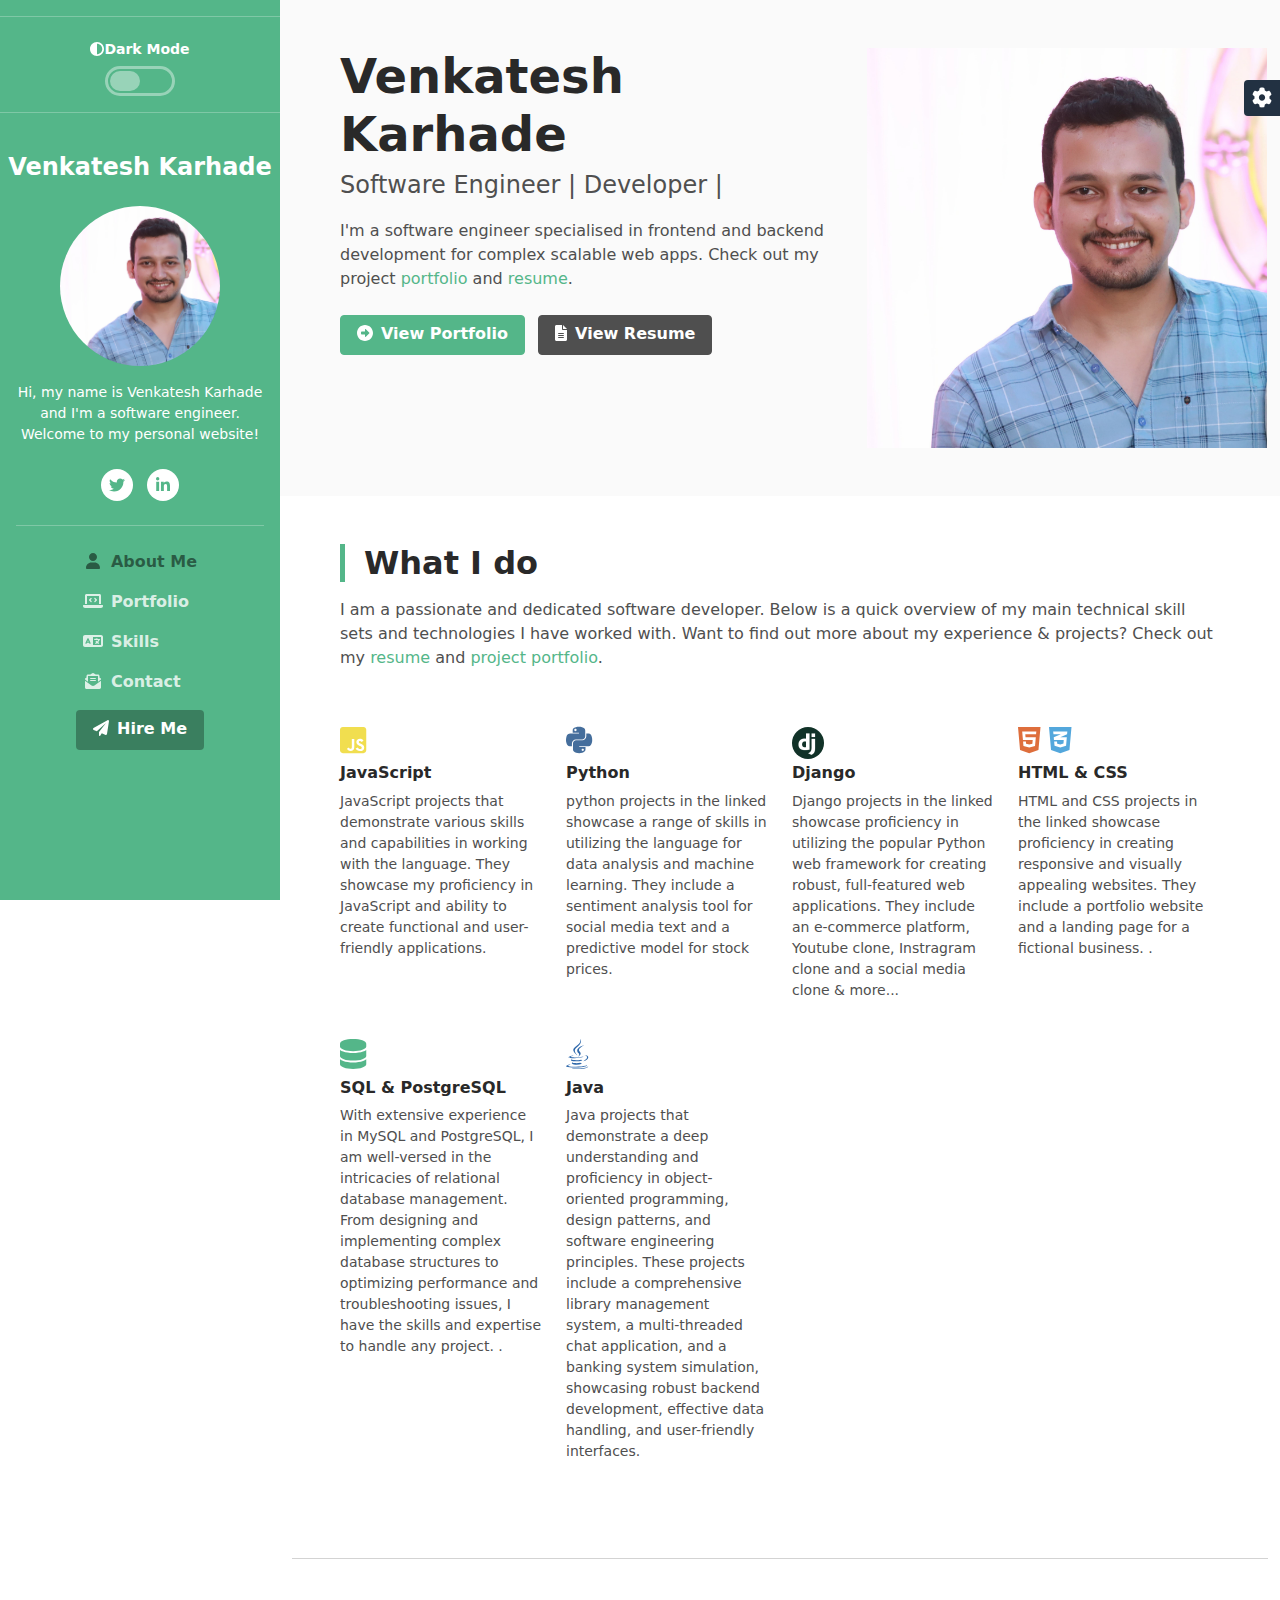
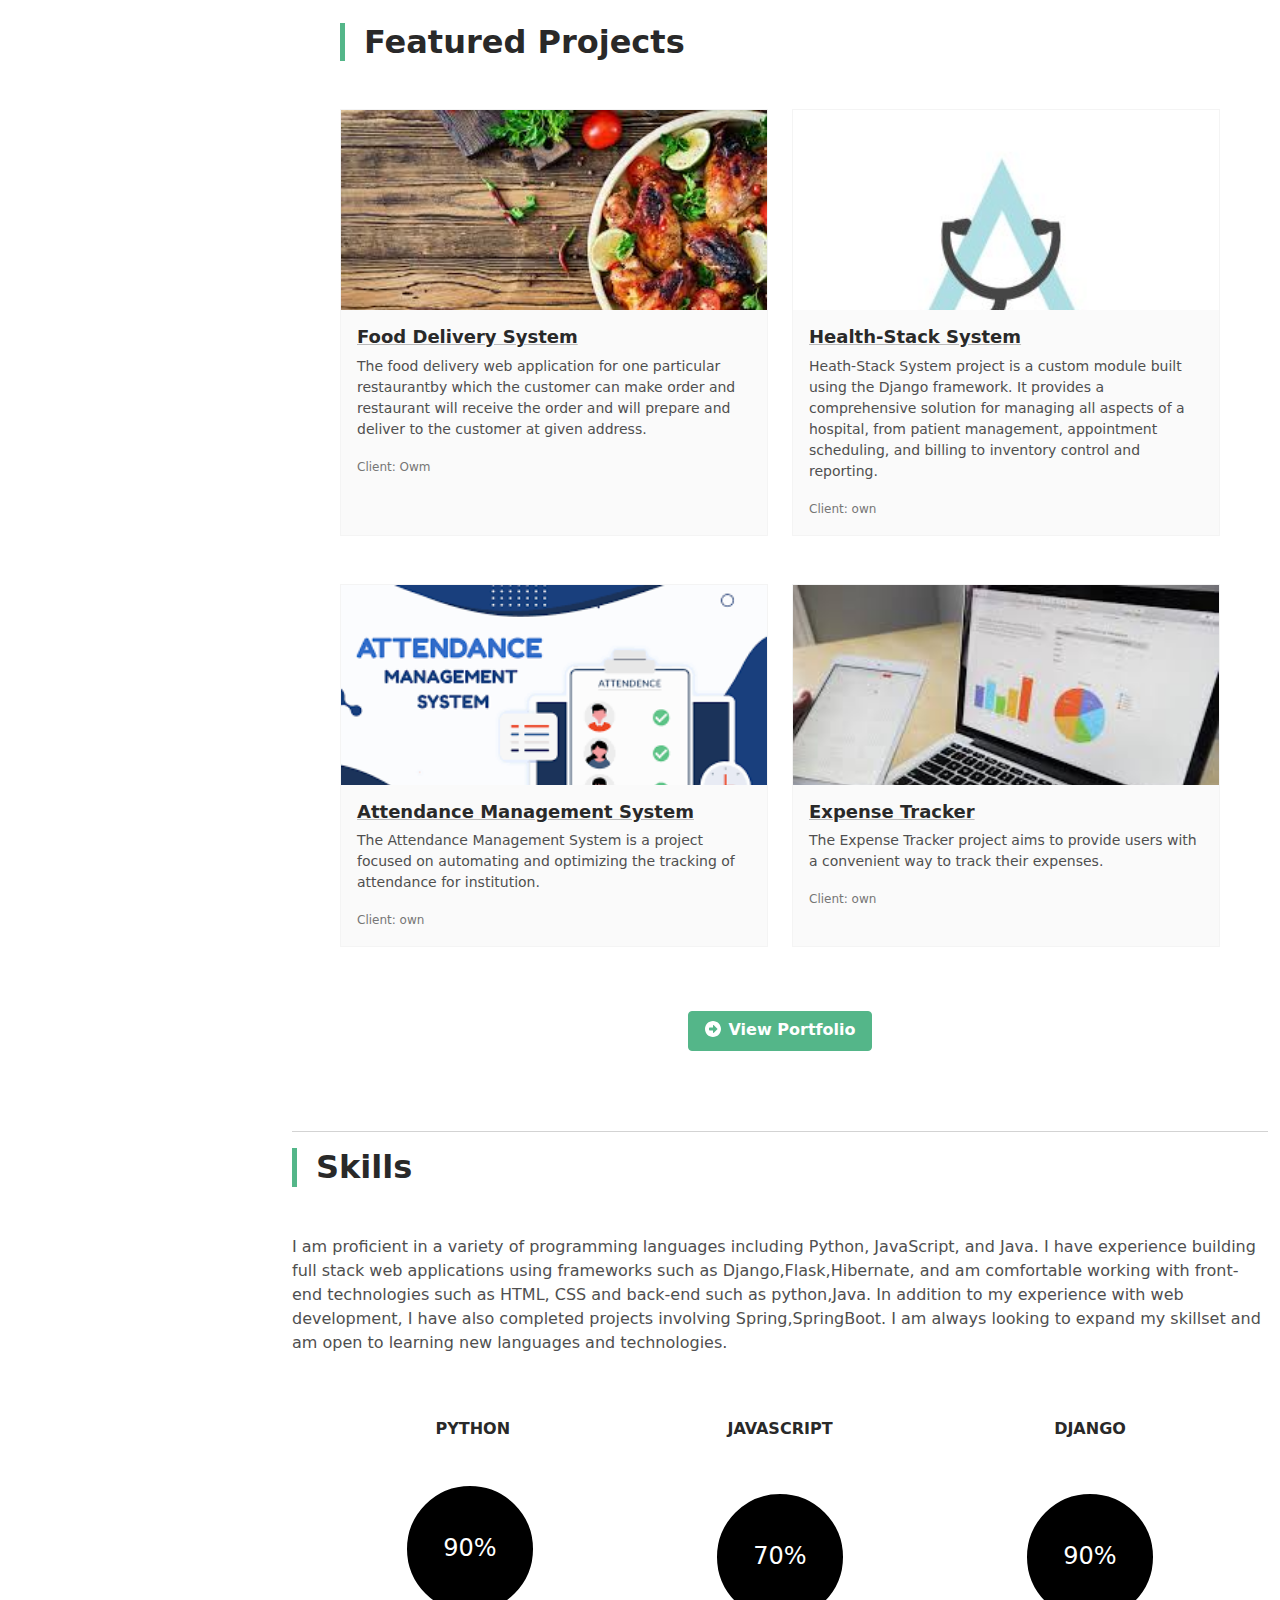
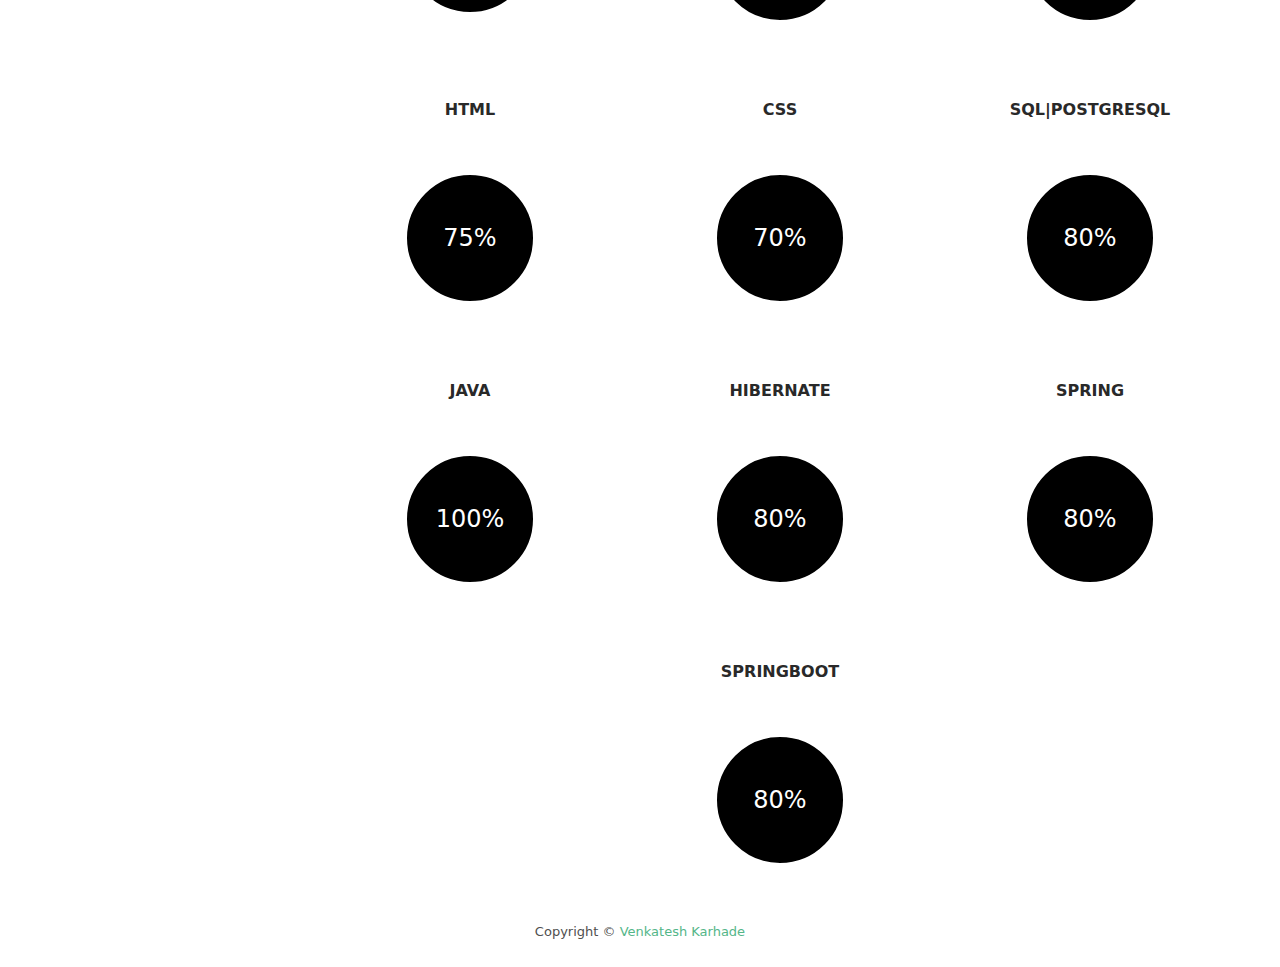
<file: index.html>
<!DOCTYPE html>
<html lang="en">

<head>
	<title>Venkatesh Karhade</title>

	<!-- Meta -->
	<meta charset="utf-8">
	<meta http-equiv="X-UA-Compatible" content="IE=edge">
	<meta name="viewport" content="width=device-width, initial-scale=1.0">
	<meta name="description" content="">
	<meta name="author" content="">
	<link rel="shortcut icon" href="favicon.ico">

	<!-- Google Fonts -->
	<link href="https://fonts.googleapis.com/css?family=Roboto:300,400,500,700" rel="stylesheet">


	<script defer src="assets/fontawesome/js/all.js"></script>

	<link rel="stylesheet" href="assets/plugins/tiny-slider/tiny-slider.css">


	<link id="theme-style" rel="stylesheet" href="assets/css/theme-1.css">
	<link id="theme-style" rel="stylesheet" href="assets/css/skill.css">

</head>

<body oncontextmenu="return false;">



	<div class="main-wrapper">
		<section class="about-me-section p-3 p-lg-5 theme-bg-light">
			<header class="header text-center">
				<div class="dark-mode-toggle">
					<hr class="mb-4">
					<h4 class="toggle-name"><i class="fas fa-adjust"></i>Dark Mode</h4>

					<input class="toggle" id="darkmode" type="checkbox">
					<label class="toggle-btn mx-auto mb-0" for="darkmode"></label>
					<hr>

				</div><!--//dark-mode-toggle-->
				<div class="force-overflow">
					<h1 class="blog-name pt-lg-4 mb-0"><a class="no-text-decoration" href="index.html">Venkatesh
							Karhade</a></h1>

					<nav class="navbar navbar-expand-lg navbar-dark">

						<button class="navbar-toggler" type="button" data-bs-toggle="collapse"
							data-bs-target="#navigation" aria-controls="navigation" aria-expanded="false"
							aria-label="Toggle navigation">
							<span class="navbar-toggler-icon"></span>
						</button>

						<div id="navigation" class="collapse navbar-collapse flex-column">
							<div class="profile-section pt-3 pt-lg-0">
								<img class="profile-image mb-3 rounded-circle mx-auto" src="assets/images/profile.jpg"
									alt="image">

								<div class="bio mb-3">Hi, my name is Venkatesh Karhade and I'm a software engineer.
									Welcome to my
									personal website!</div><!--//bio-->
								<ul class="social-list list-inline py-2 mx-auto">
									<li class="list-inline-item"><a href="#"><i class="fab fa-twitter fa-fw"></i></a>
									</li>
									<li class="list-inline-item"><a
											href="https:/www.linkedin.com/in/venkatesh-karhade"><i
												class="fab fa-linkedin-in fa-fw"></i></a></li>

								</ul><!--//social-list-->


								<hr>
							</div><!--//profile-section-->


							<ul class="navbar-nav flex-column text-start">
								<li class="nav-item">
									<a class="nav-link scrollto active" href="index.html"><i
											class="fas fa-user fa-fw me-2"></i>About
										Me<span class="sr-only"></span></a>
								</li>
								<li class="nav-item">
									<a class="nav-link scrollto" href="portfolio.html"><i
											class="fas fa-laptop-code fa-fw me-2"></i>Portfolio</a>
								</li>
								<!-- <li class="nav-item">
									<a class="nav-link scrollto" href="services.html"><i
											class="fas fa-briefcase fa-fw me-2"></i>Services
										&amp; Pricing</a>
								</li> -->
								<li class="nav-item">
									<a class="nav-link scrollto" href="skills.html"><i
											class="fas fa-language fa-fw me-2"></i>Skills</a>
								</li>
								<li class="nav-item scrollto">
									<a class="nav-link" href="contact.html"><i
											class="fas fa-envelope-open-text fa-fw me-2"></i>Contact</a>
								</li>
							</ul>

							<div class="my-2">
								<a class="btn btn-primary" href="contact.html" target="_blank"><i
										class="fas fa-paper-plane me-2"></i>Hire Me</a>
							</div>

						</div>
					</nav>
				</div><!--//force-overflow-->
			</header>
			<div class="container">
				<div class="profile-teaser row">

					<div class="col">
						<h2 class="name font-weight-bold mb-1">Venkatesh Karhade</h2>
						<div class="tagline mb-3">Software Engineer | Developer |</div>
						<div class="bio mb-4">I'm a software engineer specialised in frontend and backend development
							for complex scalable web apps. Check out
							my project <a class="text-link" href="portfolio.html">portfolio</a> and <a class="text-link"
								href="assets/venkatesh_karhade.pdf">resume</a>.
						</div><!--//bio-->
						<div class="mb-4">
							<a class="btn btn-primary me-2 mb-3" href="portfolio.html"><i
									class="fas fa-arrow-alt-circle-right me-2"></i><span
									class="d-none d-md-inline">View</span> Portfolio</a>
							<a class="btn btn-secondary mb-3" href="assets/venkatesh_karhade.pdf"><i
									class="fas fa-file-alt me-2"></i><span class="d-none d-md-inline">View</span>
								Resume</a>
						</div>
					</div><!--//col-->

					<div class="col-md-5 col-lg-5">
						<img class="profile-image img-fluid mb-3 mb-lg-0 me-md-0" src="assets/images/profile.jpg"
							alt="">
					</div>
				</div>
			</div>
		</section><!--//about-me-section-->

		<section class="overview-section p-3 p-lg-5">
			<div class="container">
				<h2 class="section-title font-weight-bold mb-3">What I do</h2>
				<div class="section-intro mb-5">I am a passionate and dedicated software developer. 
					Below is a quick overview of my main technical skill sets and technologies I have worked with. 
					Want to find out more about my experience & projects? Check out my
					<a class="text-link"
						href="assets/venkatesh_karhade.pdf">resume</a> and <a class="text-link" href="portfolio.html">project
						portfolio</a>.</div>
				<div class="row">
					<div class="item col-6 col-lg-3">
						<div class="item-inner">
							<div class="item-icon"><i class="fab fa-js-square"></i></div>
							<h3 class="item-title">JavaScript</h3>
							<div class="item-desc">JavaScript projects that demonstrate various skills and capabilities
								in working with the language.
								They showcase my proficiency in JavaScript and ability to create functional and
								user-friendly applications.
								
							</div>
						</div><!--//item-inner-->
					</div><!--//item-->
					<div class="item col-6 col-lg-3">
						<div class="item-inner">
							<div class="item-icon"><i class="fab fa-python me-2"></i></div>
							<h3 class="item-title">Python</h3>
							<div class="item-desc">python projects in the linked showcase a range of skills in utilizing
								the language for data analysis and machine learning. They include a sentiment analysis
								tool for social media text and a predictive model for stock prices.
								
							</div>
						</div><!--//item-inner-->
					</div><!--//item-->

					<div class="item col-6 col-lg-3">
						<div class="item-inner">
							<div class="item-icon"><img class="rounded-circle"
									src="assets/images/favicon.6dbf28c0650e.ico" alt="image"></div>
							<h3 class="item-title">Django</h3>
							<div class="item-desc">Django projects in the linked showcase proficiency in utilizing the
								popular Python web framework for creating robust, full-featured web applications.
								They include an e-commerce platform, Youtube clone, Instragram clone and a social media
								clone & more...
								

							</div>
						</div><!--//item-inner-->
					</div>
					
					
					<div class="item col-6 col-lg-3">
						<div class="item-inner">
							<div class="item-icon"><i class="fab fa-html5 me-2"></i><i class="fab fa-css3-alt"></i>
							</div>
							<h3 class="item-title">HTML &amp; CSS</h3>
							<div class="item-desc">HTML and CSS projects in the linked showcase proficiency in creating
								responsive and visually appealing websites. They include a portfolio website and a
								landing page for a fictional business. 

								. </div>
						</div><!--//item-inner-->
					</div><!--//item-->
					<div class="item col-6 col-lg-3">
						<div class="item-inner">
							<div class="item-icon"><i class="fas fa-database"></i>
							</div>
							<h3 class="item-title">SQL &amp; PostgreSQL</h3>
							<div class="item-desc">With extensive experience in MySQL and PostgreSQL, I am
								well-versed in the intricacies of relational database management. From designing and
								implementing complex database structures to optimizing performance and troubleshooting
								issues, I have the skills and expertise to handle any project.

								. </div>
						</div><!--//item-inner-->
					</div>
					
					<div class="item col-6 col-lg-3">
						<div class="item-inner">
							<div class="item-icon"><i class="fa-brands fa-java"></i></div>
							<h3 class="item-title">Java</h3>
							<div class="item-desc">Java projects that demonstrate a deep understanding and proficiency in object-oriented programming, 
								design patterns, and software engineering principles. 
								These projects include a comprehensive library management system, 
								a multi-threaded chat application, and a banking system simulation, 
								showcasing robust backend development, effective data handling, and user-friendly interfaces.


								
							</div>
						</div><!--//item-inner-->
					</div>
						
				</div><!--//row-->
				

			</div><!--//container-->
		</section>

		<div class="container">
			<hr>
		</div>


		<section class="featured-section p-3 p-lg-5">
			<div class="container">
				<h2 class="section-title font-weight-bold mb-5">Featured Projects</h2>
				<div class="row">
					<div class="col-md-6 mb-5">
						<div class="card project-card">
							<div class="row no-gutters">
								<div class="card-img-holder">
									<img src="assets/images/food.jpeg" class="card-img" alt="image">
								</div>
								<div class="">
									<div class="card-body">
										<h5 class="card-title"><a href="project.html" class="theme-link">Food Delivery System</a></h5>
										<p class="card-text">The food delivery web application for one particular
											restaurantby which the customer can make order and restaurant will receive the order and will prepare and
											deliver to the customer at given address.</p>
										<p class="card-text"><small class="text-muted">Client: Owm</small></p>
									</div>
								</div>
							</div>
							<div class="link-mask">
								<div class="link-mask-text">
									<a class="btn btn-secondary" href="https://github.com/venkateshkarhade1">
										<i class="fas fa-eye me-2"></i>View Project
									</a>
								</div>
							</div><!--//link-mask-->
						</div><!--//card-->
					</div><!--//col-->
					<div class="col-md-6 mb-5">
						<div class="card project-card">
							<div class="row no-gutters">
								<div class="card-img-holder">
									<img src="assets/images/ann.jpg" class="card-img" alt="image">
								</div>
								<div class="">
									<div class="card-body">
										<h5 class="card-title"><a href="project.html" class="theme-link">Health-Stack System</a></h5>
										<p class="card-text">Heath-Stack System project is a custom module
											built using the Django framework. It provides a comprehensive solution for
											managing all aspects of a hospital, from patient management, appointment
											scheduling, and billing to inventory control and reporting.</p>
										<p class="card-text"><small class="text-muted">Client: own</small>
										</p>
									</div>
								</div>
							</div>
							<div class="link-mask">
								<div class="link-mask-text">
									<a class="btn btn-secondary" href="https://github.com/venkateshkarhade1">
										<i class="fas fa-eye me-2"></i>View Project
									</a>
								</div>
							</div><!--//link-mask-->
						</div><!--//card-->
					</div><!--//col-->
					<div class="col-md-6 mb-5">
						<div class="card project-card">
							<div class="row no-gutters">
								<div class="card-img-holder">
									<img src="assets/images/images.png" class="card-img" alt="image">
								</div>
								<div class="">
									<div class="card-body">
										<h5 class="card-title"><a href="project.html" class="theme-link">Attendance Management System</a></h5>
										<p class="card-text">The Attendance Management System is a project focused on automating and optimizing the tracking of
											attendance for institution. </p>
										<p class="card-text"><small class="text-muted">Client: own</small></p>
									</div>
								</div>
							</div>
							<div class="link-mask">
								<a class="link-mask-link" href="project.html"></a>
								<div class="link-mask-text">
									<a class="btn btn-secondary" href="https://github.com/venkateshkarhade1">
										<i class="fas fa-eye me-2"></i>View Project
									</a>
								</div>
							</div><!--//link-mask-->
						</div><!--//card-->
					</div><!--//col-->
					<div class="col-md-6 mb-5">
						<div class="card project-card">
							<div class="row no-gutters">
								<div class="card-img-holder">
									<img src="assets/images/image.jpeg" class="card-img" alt="image">
								</div>
								<div class="">
									<div class="card-body">
										<h5 class="card-title"><a href="project.html" class="theme-link">Expense Tracker</a></h5>
										<p class="card-text">The Expense Tracker project aims to provide users with a convenient way to track their expenses.</p>
										<p class="card-text"><small class="text-muted">Client: own</small></p>
									</div>
								</div>
							</div>
							<div class="link-mask">
								<a class="link-mask-link" href="project.html"></a>
								<div class="link-mask-text">
									<a class="btn btn-secondary" href="https://github.com/venkateshkarhade1">
										<i class="fas fa-eye me-2"></i>View Project
									</a>
								</div>
							</div><!--//link-mask-->
						</div><!--//card-->
					</div><!--//col-->

					


				</div><!--//row-->
				<div class="text-center py-3"><a href="portfolio.html" class="btn btn-primary"><i
							class="fas fa-arrow-alt-circle-right me-2"></i>View Portfolio</a></div>

			</div><!--//container-->
		</section><!--//featured-section-->

		<div class="container">
			<hr>
		</div>
		<section id="skills" class="skills section-bg">
			<div class="container">

				<div class="">
					<h2 class="section-title font-weight-bold mb-5">Skills</h2>
					<p>I am proficient in a variety of programming languages including Python, JavaScript, and Java. I
						have
						experience building full stack web applications using frameworks such as Django,Flask,Hibernate, and
						am
						comfortable working with front-end technologies such as HTML, CSS and back-end such as python,Java.
						In addition to my experience
						with web development, I have also completed projects involving Spring,SpringBoot.
						 I am always looking to expand my skillset and am open to learning
						new languages and technologies.</p>
				</div>

				<div class="row d-flex justify-content-center mt-100">

					<div class="col-auto">
						<div class=" rounded-lg p-5 ">
							<h2 class="h6 font-weight-bold text-center mb-3">&nbsp;PYTHON</h2>
							<div class="progress orange">
								<span class="progress-left">
									<span class="progress-bar"></span>
								</span>
								<span class="progress-right">
									<span class="progress-bar"></span>
								</span>
								<div class="progress-value">90%</div>
							</div>
						</div>
					</div>
					<div class="col-auto">
						<div class=" rounded-lg p-5 ">
							<h2 class="h6 font-weight-bold text-center mb-4">JAVASCRIPT</h2>
							<div class="progress powderblue">
								<span class="progress-left">
									<span class="progress-bar"></span>
								</span>
								<span class="progress-right">
									<span class="progress-bar"></span>
								</span>
								<div class="progress-value">70%</div>
							</div>
						</div>
					</div>	


					<div class="col-auto">
						<div class=" rounded-lg p-5 ">
							<h2 class="h6 font-weight-bold text-center mb-4">DJANGO</h2>
							<div class="progress orange">
								<span class="progress-left">
									<span class="progress-bar"></span>
								</span>
								<span class="progress-right">
									<span class="progress-bar"></span>
								</span>
								<div class="progress-value">90%</div>
							</div>
						</div>
					</div>
					<div class="col-auto">
						<div class=" rounded-lg p-5 ">
							<h2 class="h6 font-weight-bold text-center mb-4">HTML</h2>
							<div class="progress purple">
								<span class="progress-left">
									<span class="progress-bar"></span>
								</span>
								<span class="progress-right">
									<span class="progress-bar"></span>
								</span>
								<div class="progress-value">75%</div>
							</div>
						</div>
					</div>

					<div class="col-auto">
						<div class=" rounded-lg p-5 ">
							<h2 class="h6 font-weight-bold text-center mb-4">CSS</h2>
							<div class="progress black">
								<span class="progress-left">
									<span class="progress-bar"></span>
								</span>
								<span class="progress-right">
									<span class="progress-bar"></span>
								</span>
								<div class="progress-value">70%</div>
							</div>
						</div>
					</div>

				

					<div class="col-auto">
						<div class=" rounded-lg p-5 ">
							<h2 class="h6 font-weight-bold text-center mb-4">SQL|POSTGRESQL</h2>

							<div class="progress red">
								<span class="progress-left">
									<span class="progress-bar"></span>
								</span>
								<span class="progress-right">
									<span class="progress-bar"></span>
								</span>
								<div class="progress-value">80%</div>
							</div>
						</div>
					</div>

					<div class="col-auto">
						<div class=" rounded-lg p-5 ">
							<h2 class="h6 font-weight-bold text-center mb-4">JAVA</h2>

							<div class="progress blue">
								<span class="progress-left">
									<span class="progress-bar"></span>
								</span>
								<span class="progress-right">
									<span class="progress-bar"></span>
								</span>
								<div class="progress-value">100%</div>
							</div>
						</div>
					</div>
					
					<div class="col-auto">
						<div class=" rounded-lg p-5 ">
							<h2 class="h6 font-weight-bold text-center mb-4">HIBERNATE</h2>

							<div class="progress red">
								<span class="progress-left">
									<span class="progress-bar"></span>
								</span>
								<span class="progress-right">
									<span class="progress-bar"></span>
								</span>
								<div class="progress-value">80%</div>
							</div>
						</div>
					</div>

					<div class="col-auto">
						<div class=" rounded-lg p-5 ">
							<h2 class="h6 font-weight-bold text-center mb-4">SPRING</h2>

							<div class="progress red">
								<span class="progress-left">
									<span class="progress-bar"></span>
								</span>
								<span class="progress-right">
									<span class="progress-bar"></span>
								</span>
								<div class="progress-value">80%</div>
							</div>
						</div>
					</div>


					<div class="col-auto">
						<div class=" rounded-lg p-5 ">
							<h2 class="h6 font-weight-bold text-center mb-4">SPRINGBOOT</h2>

							<div class="progress red">
								<span class="progress-left">
									<span class="progress-bar"></span>
								</span>
								<span class="progress-right">
									<span class="progress-bar"></span>
								</span>
								<div class="progress-value">80%</div>
							</div>
						</div>
					</div>

				</div>

			</div>
		</section>
			</div><!--//container-->

		</section><!--//latest-blog-section-->

		<footer class="footer text-center py-4">
			<small class="copyright">Copyright &copy; <a href="" target="_blank">Venkatesh Karhade</a></small>
		</footer>

	</div><!--//main-wrapper-->



	<!-- *****CONFIGURE STYLE (REMOVE ON YOUR PRODUCTION SITE)****** -->
	<div id="config-panel" class="config-panel config-panel-hide d-none d-lg-block">
		<div class="panel-inner">
			<a id="config-trigger" class="config-trigger text-center" href="#"><i class="fas fa-cog mx-auto"
					data-fa-transform="down-6"></i></a>
			<h5 class="panel-title">Choose Colour</h5>
			<ul id="color-options" class="list-inline mb-0">
				<li class="theme-1 active list-inline-item"><a data-style="assets/css/theme-1.css" href="#"></a></li>
				<li class="theme-2  list-inline-item"><a data-style="assets/css/theme-2.css" href="#"></a></li>
				<li class="theme-3  list-inline-item"><a data-style="assets/css/theme-3.css" href="#"></a></li>
				<li class="theme-4  list-inline-item"><a data-style="assets/css/theme-4.css" href="#"></a></li>
				<li class="theme-5  list-inline-item"><a data-style="assets/css/theme-5.css" href="#"></a></li>
				<li class="theme-6  list-inline-item"><a data-style="assets/css/theme-6.css" href="#"></a></li>
				<li class="theme-7  list-inline-item"><a data-style="assets/css/theme-7.css" href="#"></a></li>
				<li class="theme-8  list-inline-item"><a data-style="assets/css/theme-8.css" href="#"></a></li>
				<li class="theme-9  list-inline-item"><a data-style="assets/css/theme-9.css" href="#"></a></li>
				<li class="theme-10  list-inline-item"><a data-style="assets/css/theme-10.css" href="#"></a></li>
			</ul>
			<a id="config-close" class="close" href="#"><i class="fa fa-times-circle"></i></a>
		</div><!--//panel-inner-->
	</div><!--//configure-panel-->

	<!-- Javascript -->
	<script src="assets/plugins/popper.min.js"></script>
	<script src="assets/plugins/bootstrap/js/bootstrap.min.js"></script>

	<script src="assets/plugins/tiny-slider/min/tiny-slider.js"></script>
	<script src="assets/js/testimonials.js"></script>

	<!-- Style Switcher (REMOVE ON YOUR PRODUCTION SITE) -->
	<script src="assets/js/demo/style-switcher.js"></script>

	<!-- Dark Mode -->
	<script src="assets/plugins/js-cookie.min.js"></script>
	<script src="assets/js/dark-mode.js"></script>

	<script src="desable_rightclick.js"></script>

</body>

</html>
</file>
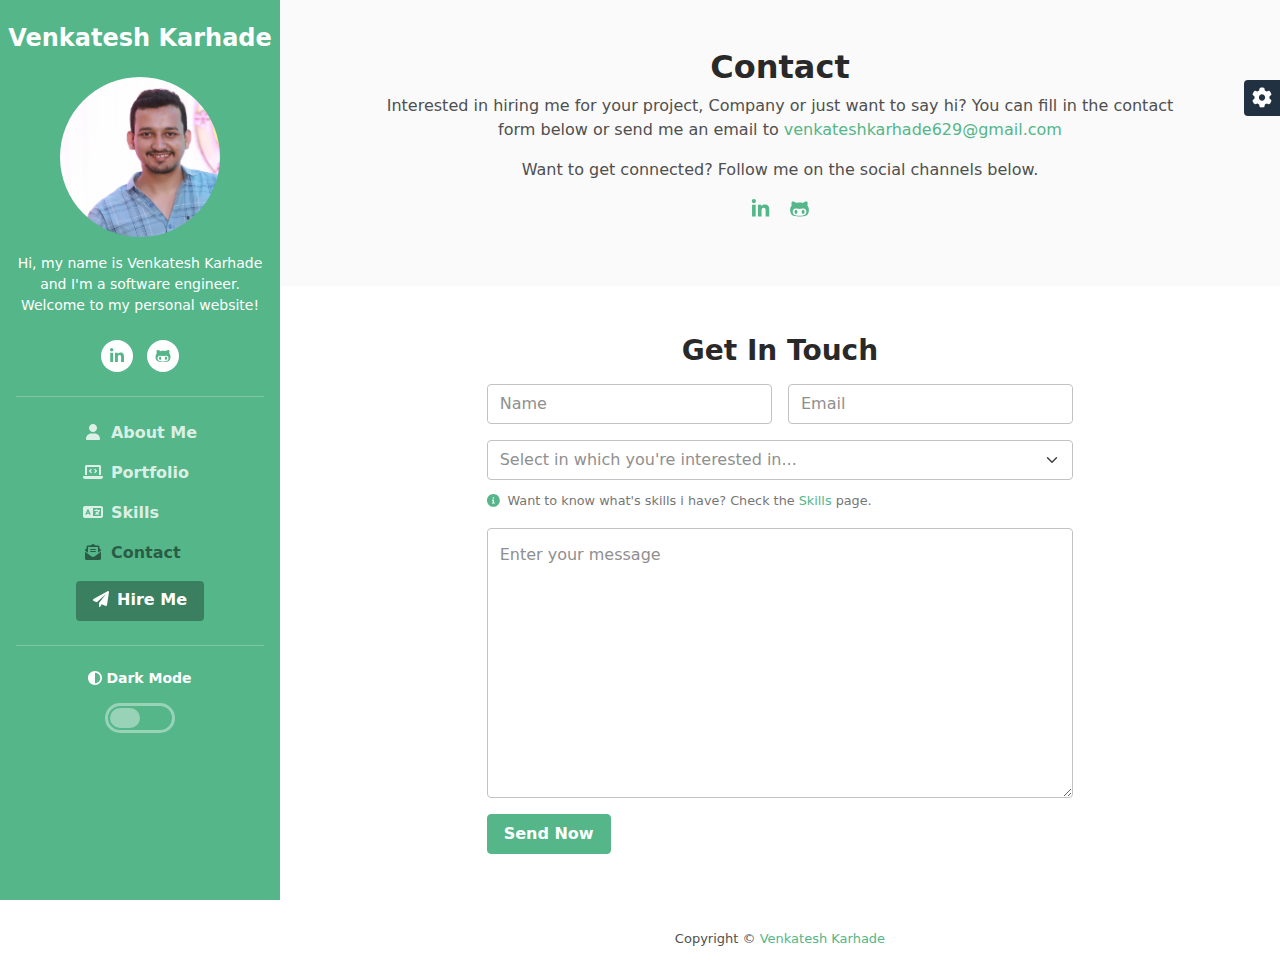
<file: contact.html>
<!DOCTYPE html>
<html lang="en">

<head>
	<title>Venkatesh Karhade</title>

	<!-- Meta -->
	<meta charset="utf-8">
	<meta http-equiv="X-UA-Compatible" content="IE=edge">
	<meta name="viewport" content="width=device-width, initial-scale=1.0">
	<meta name="description" content="">
	<meta name="author" content="">
	<link rel="shortcut icon" href="favicon.ico">

	<!-- Google Fonts -->
	<link href="https://fonts.googleapis.com/css?family=Roboto:300,400,500,700" rel="stylesheet">

	<!-- FontAwesome JS -->
	<script defer src="assets/fontawesome/js/all.js"></script>

	<!-- Theme CSS -->
	<link id="theme-style" rel="stylesheet" href="assets/css/theme-1.css">

</head>

<body oncontextmenu="return false;">

	<header class="header text-center">
		<div class="force-overflow">
			<h1 class="blog-name pt-lg-4 mb-0"><a class="no-text-decoration" href="index.html">Venkatesh Karhade</a></h1>

			<nav class="navbar navbar-expand-lg navbar-dark">

				<button class="navbar-toggler" type="button" data-bs-toggle="collapse" data-bs-target="#navigation"
					aria-controls="navigation" aria-expanded="false" aria-label="Toggle navigation">
					<span class="navbar-toggler-icon"></span>
				</button>

				<div id="navigation" class="collapse navbar-collapse flex-column">
					<div class="profile-section pt-3 pt-lg-0">
						<img class="profile-image mb-3 rounded-circle mx-auto" src="assets/images/profile.jpg"
							alt="image">

						<div class="bio mb-3">Hi, my name is Venkatesh Karhade and I'm a software engineer. Welcome to my
							personal website!</div><!--//bio-->
							<ul class="social-list list-inline py-2 mx-auto">
								<li class="list-inline-item"><a href="https://www.linkedin.com/in/venkatesh-karhade/"><i class="fab fa-linkedin-in fa-fw"></i></a></li>
								<li class="list-inline-item"><a href="https://github.com/venkateshkarhade1"><i class="fab fa-github-alt fa-fw"></i></a></li>
							</ul><!--//social-list-->
						<hr>
					</div><!--//profile-section-->

					<ul class="navbar-nav flex-column text-start">
						<li class="nav-item">
							<a class="nav-link" href="index.html"><i class="fas fa-user fa-fw me-2"></i>About Me</a>
						</li>
						<li class="nav-item">
							<a class="nav-link" href="portfolio.html"><i
									class="fas fa-laptop-code fa-fw me-2"></i>Portfolio</a>
						</li>
						<!-- <li class="nav-item">
							<a class="nav-link" href="services.html"><i class="fas fa-briefcase fa-fw me-2"></i>Services
								&amp; Pricing</a>
						</li> -->
						<li class="nav-item">
							<a class="nav-link" href="skills.html"><i class="fas fa-language fa-fw me-2"></i>Skills
							</a>
						</li>
						<li class="nav-item">
							<a class="nav-link active" href="contact.html"><i
									class="fas fa-envelope-open-text fa-fw me-2"></i>Contact<span
									class="sr-only">(current)</span></a>
						</li>
					</ul>

					<div class="my-2">
						<a class="btn btn-primary" href="contact.html" target="_blank"><i
								class="fas fa-paper-plane me-2"></i>Hire Me</a>
					</div>


					<div class="dark-mode-toggle text-center w-100">
						<hr class="mb-4">
						<h4 class="toggle-name mb-3 "><i class="fas fa-adjust me-1"></i>Dark Mode</h4>

						<input class="toggle" id="darkmode" type="checkbox">
						<label class="toggle-btn mx-auto mb-0" for="darkmode"></label>

					</div><!--//dark-mode-toggle-->
				</div>
			</nav>
		</div><!--//force-overflow-->
	</header>

	<div class="main-wrapper">
		<section class="cta-section theme-bg-light py-5">
			<div class="container text-center single-col-max-width">
				<h2 class="heading">Contact</h2>
				<div class="intro">
					<p>Interested in hiring me for your project, Company or just want to say hi? You can fill in the contact form
						below or send me an email to <a class="text-link" href="mailto:#">venkateshkarhade629@gmail.com</a>
					</p>
					<p>Want to get connected? Follow me on the social channels below.</p>
					<ul class="list-inline mb-0">
						<li class="list-inline-item mb-3"><a class="linkedin" href="https://www.linkedin.com/in/venkatesh-karhade/"><i
									class="fab fa-linkedin-in fa-fw fa-lg"></i></a></li>
						<li class="list-inline-item mb-3"><a class="github" href="https://github.com/venkateshkarhade1"><i
									class="fab fa-github-alt fa-fw fa-lg"></i></a></li>
						<!--<li class="list-inline-item mb-3"><a class="facebook" href="#"><i class="fab fa-facebook-f fa-fw fa-lg"></i></a></li>-->


					</ul><!--//social-list-->

				</div><!--//container-->


		</section>
		<section class="contact-section px-3 py-5 p-md-5">
			<div class="container">
				<form id="contact-form" class="contact-form col-lg-8 mx-lg-auto" method="post" action="">
					<h3 class="text-center mb-3">Get In Touch</h3>
					<div class="row g-3">
						<div class="col-12 col-md-6">
							<label class="sr-only" for="cname">Name</label>
							<input type="text" class="form-control" id="cname" name="name" placeholder="Name"
								minlength="2" required="" aria-required="true">
						</div>
						<div class="col-12 col-md-6">
							<label class="sr-only" for="cemail">Email</label>
							<input type="email" class="form-control" id="cemail" name="email" placeholder="Email"
								required="" aria-required="true">
						</div>
						<div class="col-12">
							<select id="services" class="form-select" name="services">
								<option selected>Select in which  you're interested in...</option>
								<option value="basic">Full-Stack</option>
								<option value="standard">Front-end</option>
								<option value="premium">Back-end</option>
								<option value="not sure">Not sure</option>
							</select>
							<div class="mt-2">
								<small class="form-text text-muted pt-1"><i
										class="fas fa-info-circle me-2 text-primary"></i>Want to know what's skills i have? Check the <a class="text-link" href="skills.html"
										target="_blank">Skills</a> page.</small>
							</div>
						</div>
						<div class="col-12">
							<label class="sr-only" for="cmessage">Your message</label>
							<textarea class="form-control" id="cmessage" name="message" placeholder="Enter your message"
								rows="10" required="" aria-required="true"></textarea>
						</div>
						<div class="form-group col-12">
							<button type="submit" class="btn btn-block btn-primary py-2">Send Now</button>
						</div>
					</div><!--//form-row-->
				</form>
			</div><!--//container-->
		</section>

		<footer class="footer text-center py-4">
			<small class="copyright">Copyright &copy; <a href=""
					target="_blank">Venkatesh Karhade</a></small>
		</footer>

	</div><!--//main-wrapper-->

	<!-- *****CONFIGURE STYLE (REMOVE ON YOUR PRODUCTION SITE)****** -->
	<div id="config-panel" class="config-panel config-panel-hide d-none d-lg-block">
		<div class="panel-inner">
			<a id="config-trigger" class="config-trigger text-center" href="#"><i class="fas fa-cog mx-auto"
					data-fa-transform="down-6"></i></a>
			<h5 class="panel-title">Choose Colour</h5>
			<ul id="color-options" class="list-inline mb-0">
				<li class="theme-1 active list-inline-item"><a data-style="assets/css/theme-1.css" href="#"></a></li>
				<li class="theme-2  list-inline-item"><a data-style="assets/css/theme-2.css" href="#"></a></li>
				<li class="theme-3  list-inline-item"><a data-style="assets/css/theme-3.css" href="#"></a></li>
				<li class="theme-4  list-inline-item"><a data-style="assets/css/theme-4.css" href="#"></a></li>
				<li class="theme-5  list-inline-item"><a data-style="assets/css/theme-5.css" href="#"></a></li>
				<li class="theme-6  list-inline-item"><a data-style="assets/css/theme-6.css" href="#"></a></li>
				<li class="theme-7  list-inline-item"><a data-style="assets/css/theme-7.css" href="#"></a></li>
				<li class="theme-8  list-inline-item"><a data-style="assets/css/theme-8.css" href="#"></a></li>
				<li class="theme-9  list-inline-item"><a data-style="assets/css/theme-9.css" href="#"></a></li>
				<li class="theme-10  list-inline-item"><a data-style="assets/css/theme-10.css" href="#"></a></li>
			</ul>
			<a id="config-close" class="close" href="#"><i class="fa fa-times-circle"></i></a>
		</div><!--//panel-inner-->
	</div><!--//configure-panel-->

	<!-- Javascript -->
	<script src="assets/plugins/popper.min.js"></script>
	<script src="assets/plugins/bootstrap/js/bootstrap.min.js"></script>

	<!-- Dark Mode -->
	<script src="assets/plugins/js-cookie.min.js"></script>
	<script src="assets/js/dark-mode.js"></script>

	<!-- Style Switcher (REMOVE ON YOUR PRODUCTION SITE) -->
	<script src="assets/js/demo/style-switcher.js"></script>


	<script src="desable_rightclick.js"></script>

</body>

</html>
</file>
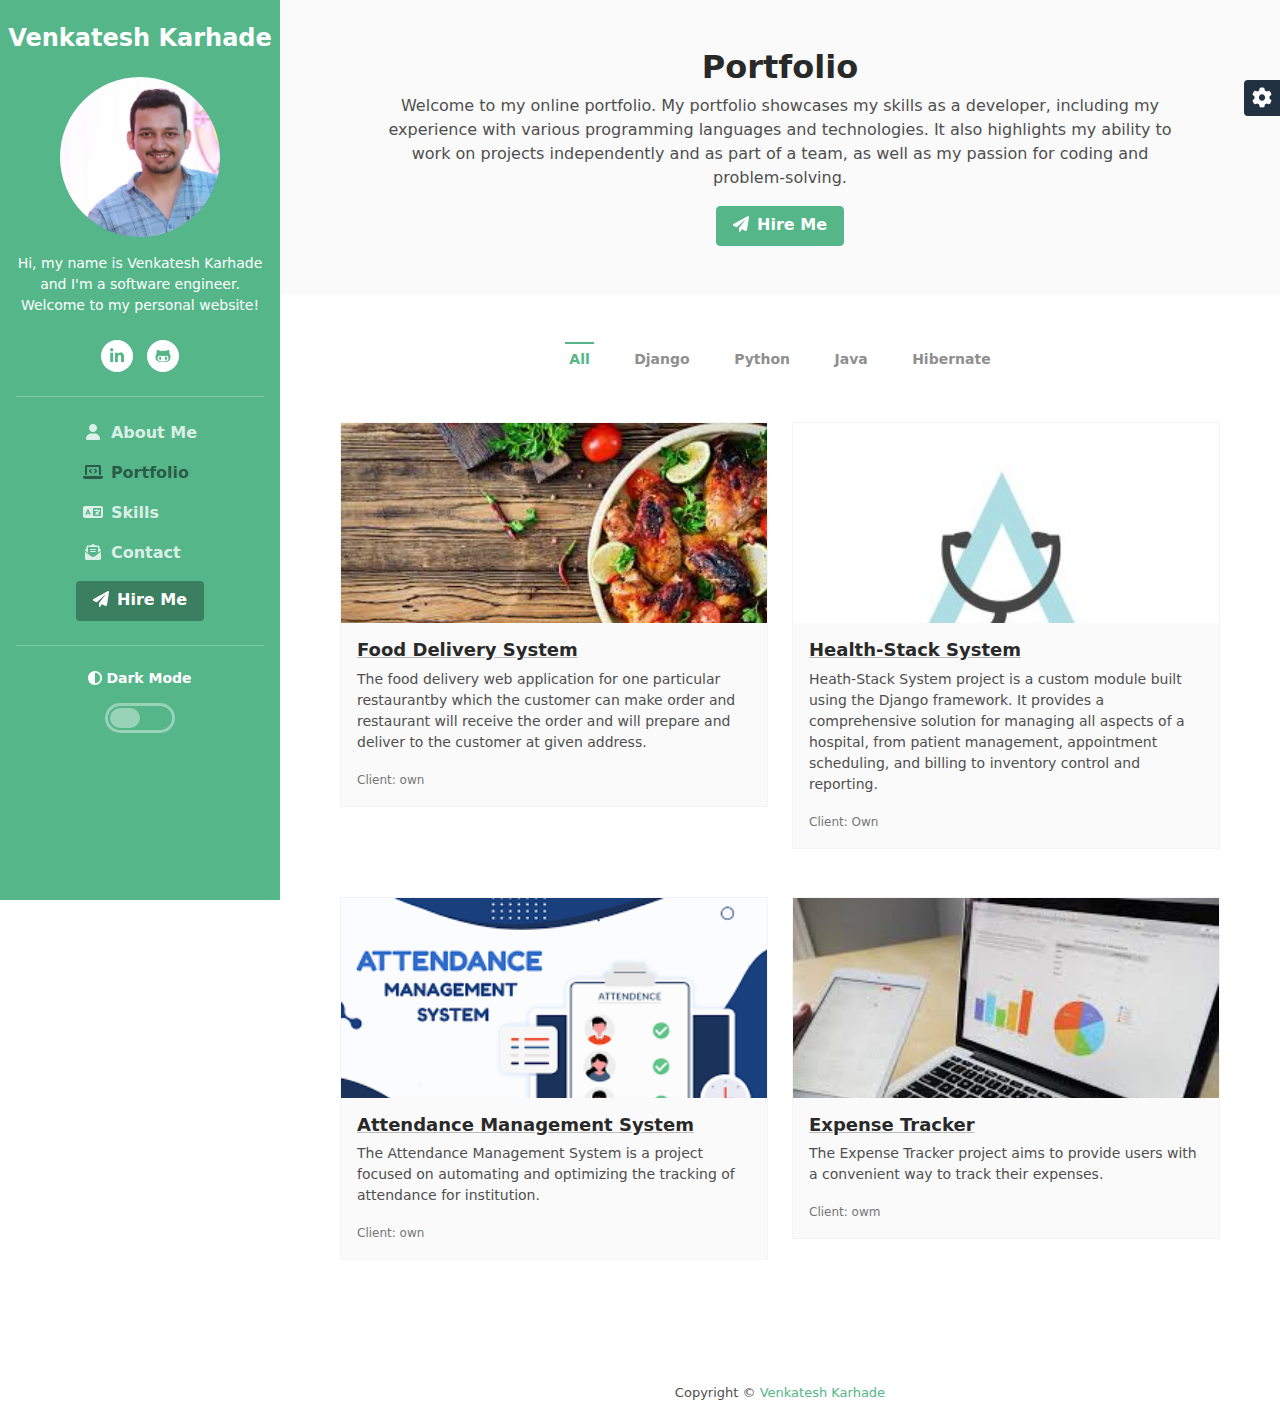
<file: portfolio.html>
<!DOCTYPE html>
<html lang="en">

<head>
	<title>Venkatesh Karhade</title>

	<!-- Meta -->
	<meta charset="utf-8">
	<meta http-equiv="X-UA-Compatible" content="IE=edge">
	<meta name="viewport" content="width=device-width, initial-scale=1.0">
	<meta name="description" content="">
	<meta name="author" content="">
	<link rel="shortcut icon" href="favicon.ico">

	<!-- Google Fonts -->
	<link href="https://fonts.googleapis.com/css?family=Roboto:300,400,500,700" rel="stylesheet">

	<!-- FontAwesome JS -->
	<script defer src="assets/fontawesome/js/all.js"></script>

	<!-- Theme CSS -->
	<link id="theme-style" rel="stylesheet" href="assets/css/theme-1.css">

</head>

<body oncontextmenu="return false;">

	<header class="header text-center">
		<div class="force-overflow">
			<h1 class="blog-name pt-lg-4 mb-0"><a class="no-text-decoration" href="index.html">Venkatesh Karhade</a></h1>

			<nav class="navbar navbar-expand-lg navbar-dark">

				<button class="navbar-toggler" type="button" data-bs-toggle="collapse" data-bs-target="#navigation"
					aria-controls="navigation" aria-expanded="false" aria-label="Toggle navigation">
					<span class="navbar-toggler-icon"></span>
				</button>

				<div id="navigation" class="collapse navbar-collapse flex-column">
					<div class="profile-section pt-3 pt-lg-0">
						<img class="profile-image mb-3 rounded-circle mx-auto" src="assets/images/profile.jpg"
							alt="image">

						<div class="bio mb-3">Hi, my name is Venkatesh Karhade and I'm a software engineer. Welcome to my
							personal website!</div><!--//bio-->
						<ul class="social-list list-inline py-2 mx-auto">
							<li class="list-inline-item"><a href="https://www.linkedin.com/in/venkatesh-karhade/"><i
										class="fab fa-linkedin-in fa-fw"></i></a></li>
							<li class="list-inline-item"><a href="https://github.com/venkateshkarhade1"><i
										class="fab fa-github-alt fa-fw"></i></a></li>

						</ul><!--//social-list-->
						<hr>
					</div><!--//profile-section-->

					<ul class="navbar-nav flex-column text-start">
						<li class="nav-item scrollto">
							<a class="nav-link" href="index.html"><i class="fas fa-user fa-fw me-2"></i>About Me</a>
						</li>
						<li class="nav-item scrollto active">
							<a class="nav-link active" href="portfolio.html"><i
									class="fas fa-laptop-code fa-fw me-2"></i>Portfolio<span
									class="sr-only">(current)</span></a>
						</li>
						<!-- <li class="nav-item">
							<a class="nav-link" href="services.html"><i class="fas fa-briefcase fa-fw me-2"></i>Services
								&amp; Pricing</a>
						</li> -->
						<li class="nav-item scrollto">
							<a class="nav-link" href="skills.html"><i class="fas fa-language fa-fw me-2"></i>Skills</a>
						</li>
						<li class="nav-item scrollto">
							<a class="nav-link" href="contact.html"><i
									class="fas fa-envelope-open-text fa-fw me-2"></i>Contact</a>
						</li>
						
					</ul>

					<div class="my-2">
						<a class="btn btn-primary scrollto" href="contact.html" target="_blank"><i
								class="fas fa-paper-plane me-2"></i>Hire Me</a>
					</div>


					<div class="dark-mode-toggle text-center w-100">
						<hr class="mb-4">
						<h4 class="toggle-name mb-3 "><i class="fas fa-adjust me-1"></i>Dark Mode</h4>

						<input class="toggle" id="darkmode" type="checkbox">
						<label class="toggle-btn mx-auto mb-0" for="darkmode"></label>

					</div><!--//dark-mode-toggle-->
				</div>
			</nav>
		</div><!--//force-overflow-->
	</header>

	<div class="main-wrapper">
		<section class="cta-section theme-bg-light py-5">
			<div class="container text-center single-col-max-width">
				<h2 class="heading">Portfolio</h2>
				<div class="intro">
					<p>Welcome to my online portfolio. My portfolio showcases my skills as a developer, including my
						experience with various programming languages and technologies. It also highlights my ability to
						work on projects independently and as part of a team, as well as my passion for coding and
						problem-solving.
					</p>

				</div>
				<a class="btn btn-primary" href="contact.html" target="_blank"><i
						class="fas fa-paper-plane me-2"></i>Hire Me</a>


			</div><!--//container-->
		</section>
		<section class="projects-list px-3 py-5 p-md-5">
			<div class="container">
				<div class="text-center">
					<ul id="filters" class="filters mb-5 mx-auto   ps-0">
						<li class="type active mb-3 mb-lg-0" data-filter="*">All</li>
						<li class="type  mb-3 mb-lg-0" data-filter=".django">Django</li>

						<li class="type  mb-3 mb-lg-0" data-filter=".python">Python</li>
						<li class="type  mb-3 mb-lg-0" data-filter=".java">Java</li>
						<li class="type  mb-3 mb-lg-0" data-filter=".hibernate">Hibernate</li>
					</ul><!--//filters-->
				</div>

				<div class="project-cards row isotope">
					<div class="isotope-item col-md-6 mb-5 python django">
						<div class="card project-card">
							<div class="row">
								<div class="card-img-holder">
									<img src="assets/images/food.jpeg" class="card-img" alt="image">
								</div>
								<div class="">
									<div class="card-body">
										<h5 class="card-title"><a href="project.html" class="theme-link">Food Delivery System</a></h5>
										<p class="card-text">The food delivery web application for one particular
											restaurantby which the customer can make order and restaurant will receive the order and will prepare and
											deliver to the customer at given address.</p>
										<p class="card-text"><small class="text-muted">Client: own</small>
										</p>
									</div>
								</div>
							</div>
							<div class="link-mask">
								<a class="link-mask-link" href="project.html"></a>
								<div class="link-mask-text">
									<a class="btn btn-secondary" href="https://github.com/venkateshkarhade1">
										<i class="fas fa-eye me-2"></i>View Project
									</a>
								</div>
							</div><!--//link-mask-->
						</div><!--//card-->
					</div><!--//col-->
					<div class="isotope-item col-md-6 mb-5 python django">
						<div class="card project-card">
							<div class="row">
								<div class="card-img-holder">
									<img src="assets/images/ann.jpg" class="card-img" alt="image">
								</div>
								<div class="">
									<div class="card-body">
										<h5 class="card-title"><a href="project.html" class="theme-link">Health-Stack System</a></h5>
										<p class="card-text">Heath-Stack System project is a custom module
											built using the Django framework. It provides a comprehensive solution for
											managing all aspects of a hospital, from patient management, appointment
											scheduling, and billing to inventory control and reporting. </p>
										<p class="card-text"><small class="text-muted">Client: Own</small></p>
									</div>
								</div>
							</div>
							<div class="link-mask">
								<a class="link-mask-link" href="project.html"></a>
								<div class="link-mask-text">
									<a class="btn btn-secondary" href="https://github.com/venkateshkarhade1">
										<i class="fas fa-eye me-2"></i>View Project
									</a>
								</div>
							</div><!--//link-mask-->
						</div><!--//card-->
					</div><!--//col-->
					<div class="isotope-item col-md-6 mb-5 java">
						<div class="card project-card">
							<div class="row">
								<div class="card-img-holder">
									<img src="assets/images/images.png" class="card-img" alt="image">
								</div>
								<div class="">
									<div class="card-body">
										<h5 class="card-title"><a href="project.html" class="theme-link">Attendance Management System</a></h5>
										<p class="card-text">The Attendance Management System is a project focused on automating and optimizing the tracking of
											attendance for institution. </p>
										<p class="card-text"><small class="text-muted">Client: own</small></p>
									</div>
								</div>
							</div>
							<div class="link-mask">
								<a class="link-mask-link" href="project.html"></a>
								<div class="link-mask-text">
									<a class="btn btn-secondary" href="https://github.com/venkateshkarhade1">
										<i class="fas fa-eye me-2"></i>View Project
									</a>
								</div>
							</div><!--//link-mask-->
						</div><!--//card-->
					</div><!--//col-->


					<div class="isotope-item col-md-6 mb-5 java hibernate">
						<div class="card project-card">
							<div class="row">
								<div class="card-img-holder">
									<img src="assets/images/image.jpeg" class="card-img" alt="image">
								</div>
								<div class="">
									<div class="card-body">
										<h5 class="card-title"><a href="project.html"
												class="theme-link">Expense Tracker</a></h5>
										<p class="card-text">The Expense Tracker project aims to provide users with a convenient way to track their expenses.</p>
										<p class="card-text"><small class="text-muted">Client: owm</small></p>
									</div>
								</div>
							</div>
							<div class="link-mask">
								<a class="link-mask-link" href="project.html"></a>
								<div class="link-mask-text">
									<a class="btn btn-secondary" href="https://github.com/venkateshkarhade1"">
										<i class="fas fa-eye me-2"></i>View Project
									</a>
								</div>
							</div><!--//link-mask-->
						</div><!--//card-->
					</div><!--//col-->

		</section>

		<footer class="footer text-center py-4">
			<small class="copyright">Copyright &copy; <a href="" target="_blank">Venkatesh Karhade</a></small>
		</footer>

	</div><!--//main-wrapper-->

	<!-- *****CONFIGURE STYLE (REMOVE ON YOUR PRODUCTION SITE)****** -->
	<div id="config-panel" class="config-panel config-panel-hide d-none d-lg-block">
		<div class="panel-inner">
			<a id="config-trigger" class="config-trigger text-center" href="#"><i class="fas fa-cog mx-auto"
					data-fa-transform="down-6"></i></a>
			<h5 class="panel-title">Choose Colour</h5>
			<ul id="color-options" class="list-inline mb-0">
				<li class="theme-1 active list-inline-item"><a data-style="assets/css/theme-1.css" href="#"></a></li>
				<li class="theme-2  list-inline-item"><a data-style="assets/css/theme-2.css" href="#"></a></li>
				<li class="theme-3  list-inline-item"><a data-style="assets/css/theme-3.css" href="#"></a></li>
				<li class="theme-4  list-inline-item"><a data-style="assets/css/theme-4.css" href="#"></a></li>
				<li class="theme-5  list-inline-item"><a data-style="assets/css/theme-5.css" href="#"></a></li>
				<li class="theme-6  list-inline-item"><a data-style="assets/css/theme-6.css" href="#"></a></li>
				<li class="theme-7  list-inline-item"><a data-style="assets/css/theme-7.css" href="#"></a></li>
				<li class="theme-8  list-inline-item"><a data-style="assets/css/theme-8.css" href="#"></a></li>
				<li class="theme-9  list-inline-item"><a data-style="assets/css/theme-9.css" href="#"></a></li>
				<li class="theme-10  list-inline-item"><a data-style="assets/css/theme-10.css" href="#"></a></li>
			</ul>
			<a id="config-close" class="close" href="#"><i class="fa fa-times-circle"></i></a>
		</div><!--//panel-inner-->
	</div><!--//configure-panel-->

	<!-- Javascript -->
	<script src="assets/plugins/popper.min.js"></script>
	<script src="assets/plugins/bootstrap/js/bootstrap.min.js"></script>

	<!--Page Specific JS -->
	<script type="text/javascript" src="assets/plugins/imagesloaded.pkgd.min.js"></script>
	<script type="text/javascript" src="assets/plugins/isotope.pkgd.min.js"></script>

	<script type="text/javascript" src="assets/js/isotope-custom.js"></script>

	<!-- Dark Mode -->
	<script src="assets/plugins/js-cookie.min.js"></script>
	<script src="assets/js/dark-mode.js"></script>

	<!-- Style Switcher (REMOVE ON YOUR PRODUCTION SITE) -->
	<script src="assets/js/demo/style-switcher.js"></script>
  <script src="desable_rightclick.js"></script>

</body>

</html>
</file>
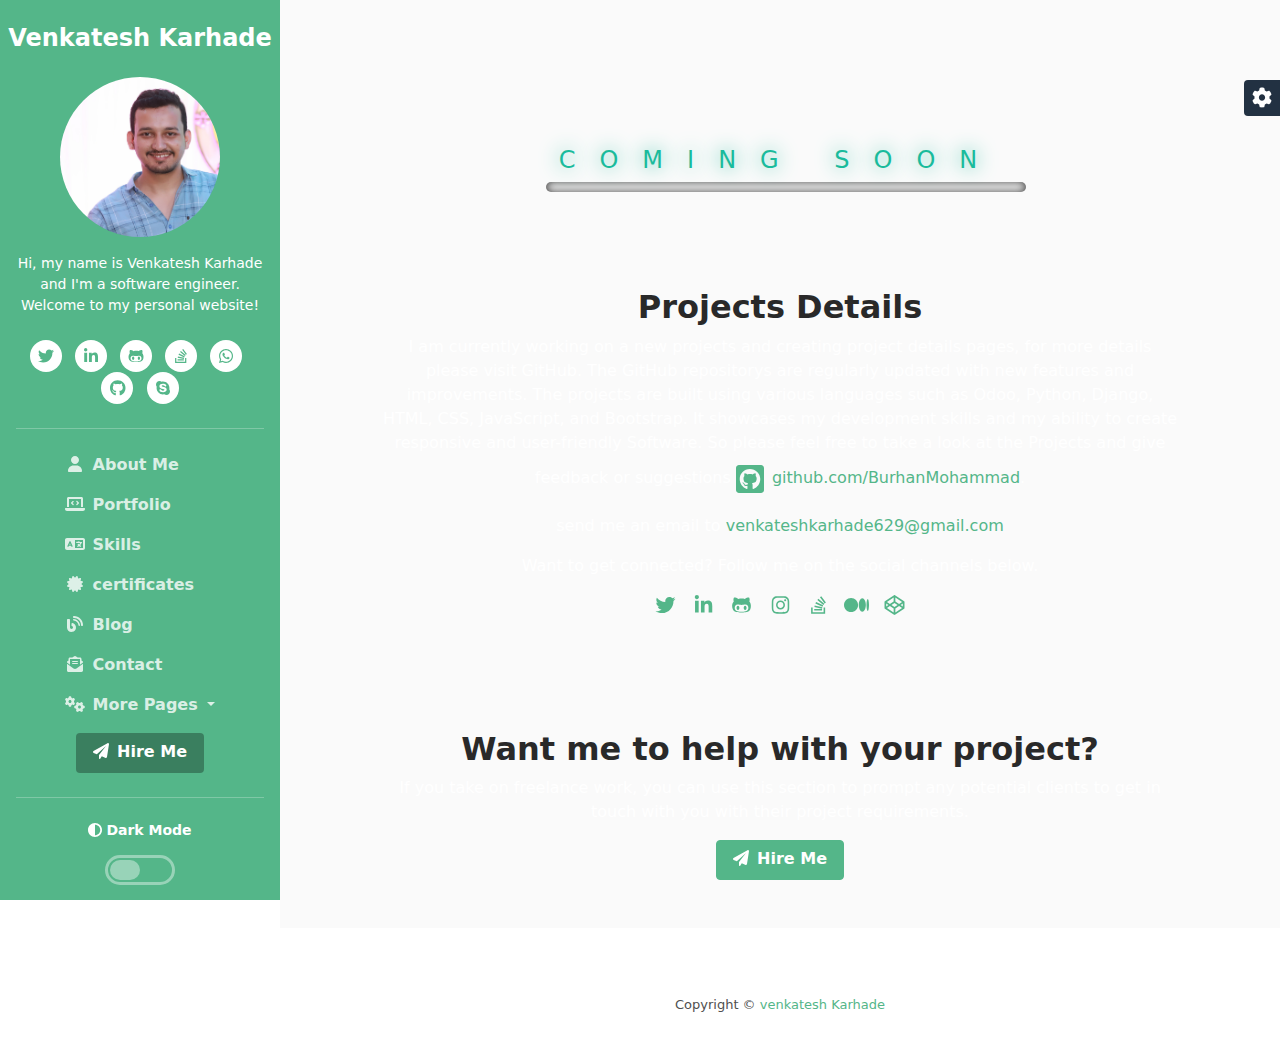
<file: project.html>
<!DOCTYPE html>
<html lang="en">

<head>
	<title>Venkatesh Karhade</title>

	<!-- Meta -->
	<meta charset="utf-8">
	<meta http-equiv="X-UA-Compatible" content="IE=edge">
	<meta name="viewport" content="width=device-width, initial-scale=1.0">
	<meta name="description" content="">
	<meta name="author" content="">
	<link rel="shortcut icon" href="favicon.ico">

	<!-- Google Fonts -->
	<link href="https://fonts.googleapis.com/css?family=Roboto:300,400,500,700" rel="stylesheet">

	<!-- FontAwesome JS -->
	<script defer src="assets/fontawesome/js/all.js"></script>

	<!-- Theme CSS -->
	<link id="theme-style" rel="stylesheet" href="assets/css/theme-1.css">
	<link id="theme-style" rel="stylesheet" href="assets/css/cmming.css">

</head>

<body oncontextmenu="return false;">

	<header class="header text-center">
		<div class="force-overflow">
			<h1 class="blog-name pt-lg-4 mb-0"><a class="no-text-decoration" href="index.html">Venkatesh Karhade</a></h1>

			<nav class="navbar navbar-expand-lg navbar-dark">

				<button class="navbar-toggler" type="button" data-bs-toggle="collapse" data-bs-target="#navigation"
					aria-controls="navigation" aria-expanded="false" aria-label="Toggle navigation">
					<span class="navbar-toggler-icon"></span>
				</button>

				<div id="navigation" class="collapse navbar-collapse flex-column">
					<div class="profile-section pt-3 pt-lg-0">
						<img class="profile-image mb-3 rounded-circle mx-auto" src="assets/images/profile.jpg"
							alt="image">

						<div class="bio mb-3">Hi, my name is Venkatesh Karhade and I'm a software engineer. Welcome to my
							personal website!</div><!--//bio-->
						<ul class="social-list list-inline py-2 mx-auto">
							<li class="list-inline-item"><a href="#"><i class="fab fa-twitter fa-fw"></i></a></li>
							<li class="list-inline-item"><a href="https://www.linkedin.com/in/burhanmohammad/"><i
										class="fab fa-linkedin-in fa-fw"></i></a></li>
							<li class="list-inline-item"><a href="https://github.com/BurhanMohammad"><i
										class="fab fa-github-alt fa-fw"></i></a></li>
							<li class="list-inline-item"><a href="#"><i class="fab fa-stack-overflow fa-fw"></i></a>
							</li>
							<li class="list-inline-item"><a href="https://wa.me/917036037203"><i
										class="fa-brands fa-whatsapp"></i></a></li>
							<li class="list-inline-item"><a href="https://github.com/BurhanMohammad"><i
										class="fa-brands fa-github"></i></a></li>
							<li class="list-inline-item"><a href="https://join.skype.com/invite/yjbxl233XgfF"><i
										class="fa-brands fa-skype"></i></a></li>

						</ul><!--//social-list-->
						<hr>
					</div><!--//profile-section-->

					<ul class="navbar-nav flex-column text-start">
						<li class="nav-item">
							<a class="nav-link" href="index.html"><i class="fas fa-user fa-fw me-2"></i>About Me</a>
						</li>
						<li class="nav-item">
							<a class="nav-link" href="portfolio.html"><i
									class="fas fa-laptop-code fa-fw me-2"></i>Portfolio</a>
						</li>
						<!-- <li class="nav-item">
							<a class="nav-link" href="services.html"><i class="fas fa-briefcase fa-fw me-2"></i>Services
								&amp; Pricing</a>
						</li> -->
						<li class="nav-item">
							<a class="nav-link" href="skills.html"><i class="fas fa-language fa-fw me-2"></i>Skills</a>
						</li>
						<li class="nav-item">
									<a class="nav-link scrollto" href="certificates.html"><i
											class="fas fa-certificate fa-fw me-2"></i>certificates</a>
								</li>
						<li class="nav-item">
							<a class="nav-link" href="blog-home.html"><i class="fas fa-blog fa-fw me-2"></i>Blog</a>
						</li>
						<li class="nav-item">
							<a class="nav-link" href="contact.html"><i
									class="fas fa-envelope-open-text fa-fw me-2"></i>Contact</a>
						</li>
						<li class="nav-item dropdown">
							<a class="nav-link dropdown-toggle" href="#" id="navbarDropdown" role="button"
								data-bs-toggle="dropdown" aria-expanded="false">
								<i class="fas fa-cogs fa-fw me-2"></i>More Pages
							</a>
							<ul class="dropdown-menu active" aria-labelledby="navbarDropdown">
								<li><a class="dropdown-item active" href="project.html">Project Page</a></li>
								<li><a class="dropdown-item" href="blog-home.html">Blog Home 1</a></li>
								<li><a class="dropdown-item" href="blog-home-alt.html">Blog Home 2</a></li>
								<li><a class="dropdown-item" href="blog-post.html">Blog Post</a></li>
							</ul>
						</li>
					</ul>

					<div class="my-2">
						<a class="btn btn-primary" href="contact.html" target="_blank"><i
								class="fas fa-paper-plane me-2"></i>Hire Me</a>
					</div>


					<div class="dark-mode-toggle text-center w-100">
						<hr class="mb-4">
						<h4 class="toggle-name mb-3 "><i class="fas fa-adjust me-1"></i>Dark Mode</h4>

						<input class="toggle" id="darkmode" type="checkbox">
						<label class="toggle-btn mx-auto mb-0" for="darkmode"></label>

					</div><!--//dark-mode-toggle-->
				</div>
			</nav>
		</div><!--//force-overflow-->
	</header>

	<div class="main-wrapper">
		<section class="cta-section theme-bg-light py-5">
			<div class="container">
				<h3 style="margin-top: 10%;">COMING SOON</h3>
				<br>
				<div class="bar">

					<div class="progress"></div>
				</div>
			</div>


		</section>
		<section class="cta-section theme-bg-light py-5">
			<div class="container text-center single-col-max-width">
				<h2 class="heading">Projects Details</h2>
				<div class="intro">
					<p>I am currently working on a new projects and creating project details pages, for more details
						please visit
						GitHub. The GitHub repositorys are regularly updated
						with new features and improvements. The projects are built using various languages such as Odoo,
						Python, Django,
						HTML, CSS, JavaScript, and Bootstrap. It showcases my development skills and my ability to
						create responsive and user-friendly Software. So please feel free to take a look at the
						Projects and give feedback or suggestions <a class="text-link"
							href="https://github.com/BurhanMohammad"><i class="fab fa-github-square fa-2x me-2"
								data-fa-transform="down-4"></i><span
								class="d-none d-lg-inline-block text-link">github.com/BurhanMohammad</span></a>.<br><br>
						send me an email to <a class="text-link" href="mailto:#">venkateshkarhade629@gmail.com</a>
					</p>
					<p>Want to get connected? Follow me on the social channels below.</p>
					<ul class="list-inline mb-0">
						<li class="list-inline-item mb-3"><a class="twitter" href="#"><i
									class="fab fa-twitter fa-fw fa-lg"></i></a></li>

						<li class="list-inline-item mb-3"><a class="linkedin" href="https://www.linkedin.com/in/burhanmohammad/"><i
									class="fab fa-linkedin-in fa-fw fa-lg"></i></a></li>
						<li class="list-inline-item mb-3"><a class="github" href="https://github.com/BurhanMohammad"><i
									class="fab fa-github-alt fa-fw fa-lg"></i></a></li>
						<li class="list-inline-item"><a class="instagram" href="#"><i
									class="fab fa-instagram fa-fw fa-lg"></i></a></li>
						<li class="list-inline-item mb-3"><a class="stack-overflow" href="#"><i
									class="fab fa-stack-overflow fa-fw fa-lg"></i></a></li>
						<li class="list-inline-item mb-3"><a class="medium" href="#"><i
									class="fab fa-medium-m fa-fw fa-lg"></i></a></li>
						<li class="list-inline-item mb-3"><a class="codepen" href="#"><i
									class="fab fa-codepen fa-fw fa-lg"></i></a></li>

					</ul><!--//social-list-->

				</div><!--//container-->


		</section>

		<section class="promo-section theme-bg-light py-5 text-center">
			<div class="container single-col-max-width">
				<h2 class="title">Want me to help with your project?</h2>
				<p>If you take on freelance work, you can use this section to prompt any potential clients to get in
					touch with you with their project requirements.</p>
				<div class="text-center"><a class="btn btn-primary" href="contact.html" target="_blank"><i
							class="fas fa-paper-plane me-2"></i>Hire Me</a></div>
			</div>
			<!-- //container -->
		</section>
		<!-- //promo-section  -->

		<footer class="footer text-center py-4">
			<small class="copyright">Copyright &copy; <a href="https://themes.3rdwavemedia.com/"
					target="_blank">venkatesh Karhade</a></small>
		</footer>

	</div><!--//main-wrapper-->

	<!-- *****CONFIGURE STYLE (REMOVE ON YOUR PRODUCTION SITE)****** -->
	<div id="config-panel" class="config-panel config-panel-hide d-none d-lg-block">
		<div class="panel-inner">
			<a id="config-trigger" class="config-trigger text-center" href="#"><i class="fas fa-cog mx-auto"
					data-fa-transform="down-6"></i></a>
			<h5 class="panel-title">Choose Colour</h5>
			<ul id="color-options" class="list-inline mb-0">
				<li class="theme-1 active list-inline-item"><a data-style="assets/css/theme-1.css" href="#"></a></li>
				<li class="theme-2  list-inline-item"><a data-style="assets/css/theme-2.css" href="#"></a></li>
				<li class="theme-3  list-inline-item"><a data-style="assets/css/theme-3.css" href="#"></a></li>
				<li class="theme-4  list-inline-item"><a data-style="assets/css/theme-4.css" href="#"></a></li>
				<li class="theme-5  list-inline-item"><a data-style="assets/css/theme-5.css" href="#"></a></li>
				<li class="theme-6  list-inline-item"><a data-style="assets/css/theme-6.css" href="#"></a></li>
				<li class="theme-7  list-inline-item"><a data-style="assets/css/theme-7.css" href="#"></a></li>
				<li class="theme-8  list-inline-item"><a data-style="assets/css/theme-8.css" href="#"></a></li>
				<li class="theme-9  list-inline-item"><a data-style="assets/css/theme-9.css" href="#"></a></li>
				<li class="theme-10  list-inline-item"><a data-style="assets/css/theme-10.css" href="#"></a></li>
			</ul>
			<a id="config-close" class="close" href="#"><i class="fa fa-times-circle"></i></a>
		</div><!--//panel-inner-->
	</div><!--//configure-panel-->

	<!-- Javascript -->
	<script src="assets/plugins/popper.min.js"></script>
	<script src="assets/plugins/bootstrap/js/bootstrap.min.js"></script>

	<!-- Dark Mode -->
	<script src="assets/plugins/js-cookie.min.js"></script>
	<script src="assets/js/dark-mode.js"></script>

	<!-- Style Switcher (REMOVE ON YOUR PRODUCTION SITE) -->
	<script src="assets/js/demo/style-switcher.js"></script>
   

	<script src="desable_rightclick.js"></script>

</body>

</html>
</file>
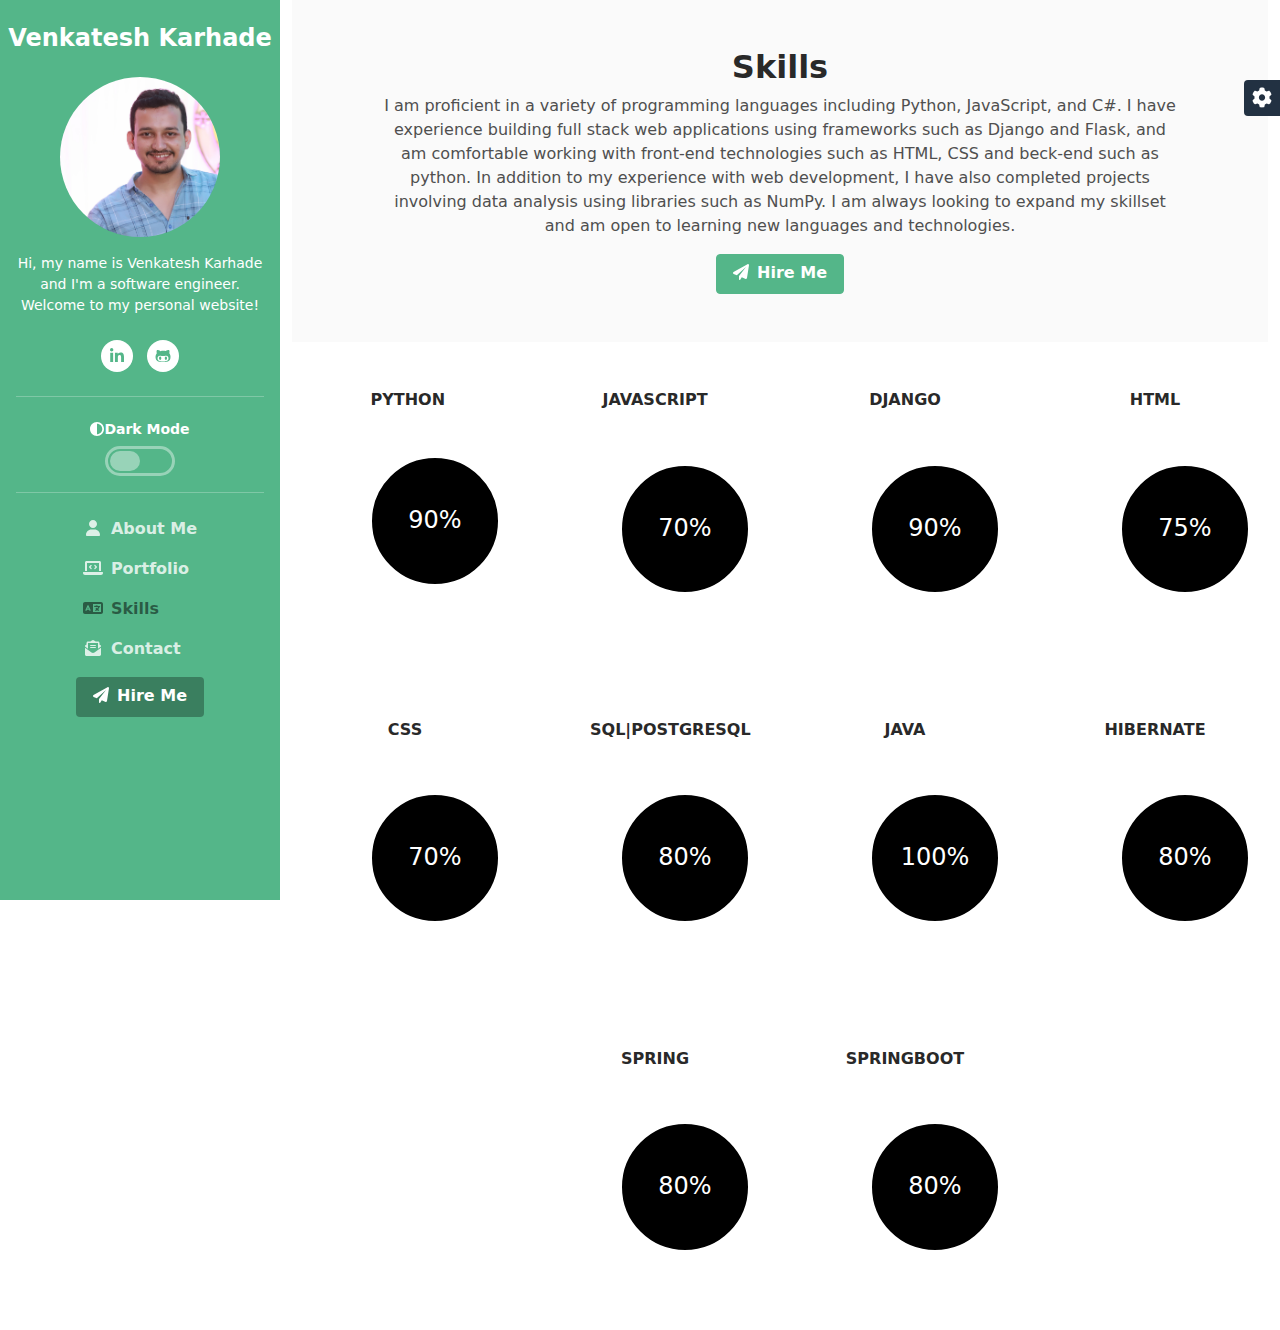
<file: skills.html>
<!DOCTYPE html>
<html lang="en">

<head>
	<title>Venkatesh Karhade</title>

	<!-- Meta -->
	<meta charset="utf-8">
	<meta http-equiv="X-UA-Compatible" content="IE=edge">
	<meta name="viewport" content="width=device-width, initial-scale=1.0">
	<meta name="description" content="">
	<meta name="author" content="">
	<link rel="shortcut icon" href="favicon.ico">

	<!-- Google Fonts -->
	<link href="https://fonts.googleapis.com/css?family=Roboto:300,400,500,700" rel="stylesheet">

	<!-- FontAwesome JS -->
	<script defer src="assets/fontawesome/js/all.js"></script>

	<!-- Plugin CSS -->
	<link rel="stylesheet" href="assets/plugins/tiny-slider/tiny-slider.css">

	<!-- Theme CSS -->
	<link id="theme-style" rel="stylesheet" href="assets/css/theme-1.css">
	<link id="" rel="stylesheet" href="assets/css/skill.css">




</head>

<body oncontextmenu="return false;">

	<header class="header text-center">
		<div class="force-overflow">
			<h1 class="blog-name pt-lg-4 mb-0"><a class="no-text-decoration" href="index.html">Venkatesh Karhade</a></h1>

			<nav class="navbar navbar-expand-lg navbar-dark">

				<button class="navbar-toggler" type="button" data-bs-toggle="collapse" data-bs-target="#navigation"
					aria-controls="navigation" aria-expanded="false" aria-label="Toggle navigation">
					<span class="navbar-toggler-icon"></span>
				</button>

				<div id="navigation" class="collapse navbar-collapse flex-column">
					<div class="profile-section pt-3 pt-lg-0">
						<img class="profile-image mb-3 rounded-circle mx-auto" src="assets/images/profile.jpg"
							alt="image">

						<div class="bio mb-3">Hi, my name is Venkatesh Karhade and I'm a software engineer. Welcome to my
							personal website!</div><!--//bio-->
						<ul class="social-list list-inline py-2 mx-auto">
							<li class="list-inline-item"><a href="https://www.linkedin.com/in/venkatesh-karhade/"><i
										class="fab fa-linkedin-in fa-fw"></i></a></li>
							<li class="list-inline-item"><a href="https://github.com/venkateshkarhade1"><i
										class="fab fa-github-alt fa-fw"></i></a></li>

						</ul><!--//social-list-->

						<div class="dark-mode-toggle">
							<hr class="mb-4">
							<h4 class="toggle-name"><i class="fas fa-adjust"></i>Dark Mode</h4>

							<input class="toggle" id="darkmode" type="checkbox">
							<label class="toggle-btn mx-auto mb-0" for="darkmode"></label>

						</div><!--//dark-mode-toggle-->
						<hr>
					</div><!--//profile-section-->


					<ul class="navbar-nav flex-column text-start">
						<li class="nav-item">
							<a class="nav-link scrollto " href="index.html"><i class="fas fa-user fa-fw me-2"></i>About
								Me<span class="sr-only"></span></a>
						</li>
						<li class="nav-item">
							<a class="nav-link scrollto" href="portfolio.html"><i
									class="fas fa-laptop-code fa-fw me-2"></i>Portfolio</a>
						</li>
						<!-- <li class="nav-item">
							<a class="nav-link scrollto" href="services.html"><i
									class="fas fa-briefcase fa-fw me-2"></i>Services
								&amp; Pricing</a>
						</li> -->
						<li class="nav-item">
							<a class="nav-link scrollto active" href="skills.html"><i
									class="fas fa-language fa-fw me-2"></i>Skills</a>
						</li>
						<li class="nav-item scrollto">
							<a class="nav-link" href="contact.html"><i
									class="fas fa-envelope-open-text fa-fw me-2"></i>Contact</a>
						</li>
					</ul>

					<div class="my-2">
						<a class="btn btn-primary" href="contact.html" target="_blank"><i
								class="fas fa-paper-plane me-2"></i>Hire Me</a>
					</div>

				</div>
			</nav>
		</div><!--//force-overflow-->
	</header>

	<div class="main-wrapper">

		<section id="skills" class="skills section-bg">
			<div class="container">
				<section class="cta-section theme-bg-light py-5">
					<div class="container text-center single-col-max-width">
						<h2 class="heading">Skills</h2>
						<div class="intro">
							<p>I am proficient in a variety of programming languages including Python, JavaScript, and
								C#. I
								have
								experience building full stack web applications using frameworks such as Django and
								Flask, and
								am
								comfortable working with front-end technologies such as HTML, CSS and beck-end such as
								python.
								In addition to my experience
								with web development, I have also completed projects involving data analysis using
								libraries such as NumPy. I am always looking to expand my skillset and am open to
								learning
								new languages and technologies.</p>

						</div>
						<a class="btn btn-primary" href="contact.html" target="_blank"><i
								class="fas fa-paper-plane me-2"></i>Hire Me</a>


					</div><!--//container-->
				</section>

				<div class="row d-flex justify-content-center mt-100">

					<div class="col-xl-3 col-lg-8 mb-5">
						<div class=" rounded-lg p-5 ">
							<h2 class="h6 font-weight-bold text-center mb-3">&nbsp;PYTHON</h2>
							<div class="progress orange">
								<span class="progress-left">
									<span class="progress-bar"></span>
								</span>
								<span class="progress-right">
									<span class="progress-bar"></span>
								</span>
								<div class="progress-value">90%</div>
							</div>
						</div>
					</div>
					<div class="col-xl-3 col-lg-8 mb-5">
						<div class=" rounded-lg p-5 ">
							<h2 class="h6 font-weight-bold text-center mb-4">JAVASCRIPT</h2>
							<div class="progress powderblue">
								<span class="progress-left">
									<span class="progress-bar"></span>
								</span>
								<span class="progress-right">
									<span class="progress-bar"></span>
								</span>
								<div class="progress-value">70%</div>
							</div>
						</div>
					</div>



					<div class="col-xl-3 col-lg-8 mb-5">
						<div class=" rounded-lg p-5 ">
							<h2 class="h6 font-weight-bold text-center mb-4">DJANGO</h2>

							<div class="progress orange">
								<span class="progress-left">
									<span class="progress-bar"></span>
								</span>
								<span class="progress-right">
									<span class="progress-bar"></span>
								</span>
								<div class="progress-value">90%</div>
							</div>

						</div>
					</div>

					<div class="col-xl-3 col-lg-8 mb-5">
						<div class=" rounded-lg p-5 ">
							<h2 class="h6 font-weight-bold text-center mb-4">HTML</h2>
							<div class="progress purple">
								<span class="progress-left">
									<span class="progress-bar"></span>
								</span>
								<span class="progress-right">
									<span class="progress-bar"></span>
								</span>
								<div class="progress-value">75%</div>
							</div>
						</div>
					</div>

					<div class="col-xl-3 col-lg-8 mb-5">
						<div class=" rounded-lg p-5 ">
							<h2 class="h6 font-weight-bold text-center mb-4">CSS</h2>
							<div class="progress black">
								<span class="progress-left">
									<span class="progress-bar"></span>
								</span>
								<span class="progress-right">
									<span class="progress-bar"></span>
								</span>
								<div class="progress-value">70%</div>
							</div>
						</div>
					</div>

					<div class="col-xl-3 col-lg-8 mb-5">
						<div class=" rounded-lg p-5 ">
							<h2 class="h6 font-weight-bold text-center mb-4">SQL|POSTGRESQL</h2>

							<div class="progress red">
								<span class="progress-left">
									<span class="progress-bar"></span>
								</span>
								<span class="progress-right">
									<span class="progress-bar"></span>
								</span>
								<div class="progress-value">80%</div>
							</div>
						</div>
					</div>

					<div class="col-xl-3 col-lg-8 mb-5">
						<div class=" rounded-lg p-5 ">
							<h2 class="h6 font-weight-bold text-center mb-4">JAVA</h2>
							<div class="progress blue">
								<span class="progress-left">
									<span class="progress-bar"></span>
								</span>
								<span class="progress-right">
									<span class="progress-bar"></span>
								</span>
								<div class="progress-value">100%</div>
							</div>
						</div>
					</div>

					<div class="col-xl-3 col-lg-8 mb-5">
						<div class=" rounded-lg p-5 ">
							<h2 class="h6 font-weight-bold text-center mb-4">HIBERNATE</h2>
							<div class="progress red">
								<span class="progress-left">
									<span class="progress-bar"></span>
								</span>
								<span class="progress-right">
									<span class="progress-bar"></span>
								</span>
								<div class="progress-value">80%</div>
							</div>
						</div>
					</div>

					<div class="col-xl-3 col-lg-8 mb-5">
						<div class=" rounded-lg p-5 ">
							<h2 class="h6 font-weight-bold text-center mb-4">SPRING</h2>
							<div class="progress red">
								<span class="progress-left">
									<span class="progress-bar"></span>
								</span>
								<span class="progress-right">
									<span class="progress-bar"></span>
								</span>
								<div class="progress-value">80%</div>
							</div>
						</div>
					</div>

					<div class="col-xl-3 col-lg-8 mb-5">
						<div class=" rounded-lg p-5 ">
							<h2 class="h6 font-weight-bold text-center mb-4">SPRINGBOOT</h2>
							<div class="progress red">
								<span class="progress-left">
									<span class="progress-bar"></span>
								</span>
								<span class="progress-right">
									<span class="progress-bar"></span>
								</span>
								<div class="progress-value">80%</div>
							</div>
						</div>
					</div>



				</div>

			</div>
		</section>







	</div><!--//main-wrapper-->


	<!-- *****CONFIGURE STYLE (REMOVE ON YOUR PRODUCTION SITE)****** -->
	<div id="config-panel" class="config-panel config-panel-hide d-none d-lg-block">
		<div class="panel-inner">
			<a id="config-trigger" class="config-trigger text-center" href="#"><i class="fas fa-cog mx-auto"
					data-fa-transform="down-6"></i></a>
			<h5 class="panel-title">Choose Colour</h5>
			<ul id="color-options" class="list-inline mb-0">
				<li class="theme-1 active list-inline-item"><a data-style="assets/css/theme-1.css" href="#"></a></li>
				<li class="theme-2  list-inline-item"><a data-style="assets/css/theme-2.css" href="#"></a></li>
				<li class="theme-3  list-inline-item"><a data-style="assets/css/theme-3.css" href="#"></a></li>
				<li class="theme-4  list-inline-item"><a data-style="assets/css/theme-4.css" href="#"></a></li>
				<li class="theme-5  list-inline-item"><a data-style="assets/css/theme-5.css" href="#"></a></li>
				<li class="theme-6  list-inline-item"><a data-style="assets/css/theme-6.css" href="#"></a></li>
				<li class="theme-7  list-inline-item"><a data-style="assets/css/theme-7.css" href="#"></a></li>
				<li class="theme-8  list-inline-item"><a data-style="assets/css/theme-8.css" href="#"></a></li>
				<li class="theme-9  list-inline-item"><a data-style="assets/css/theme-9.css" href="#"></a></li>
				<li class="theme-10  list-inline-item"><a data-style="assets/css/theme-10.css" href="#"></a></li>
			</ul>
			<a id="config-close" class="close" href="#"><i class="fa fa-times-circle"></i></a>
		</div><!--//panel-inner-->
	</div><!--//configure-panel-->

	<!-- Javascript -->
	<script src="assets/plugins/popper.min.js"></script>
	<script src="assets/plugins/bootstrap/js/bootstrap.min.js"></script>

	<script>
		let skilsContent = select('.skills-content');
		if (skilsContent) {
			new Waypoint({
				element: skilsContent,
				offset: '80%',
				handler: function (direction) {
					let progress = select('.progress .progress-bar', true);
					progress.forEach((el) => {
						el.style.width = el.getAttribute('aria-valuenow') + '%'
					});
				}
			})
		}
	</script>

	<script src="desable_rightclick.js"></script>

	<script src="assets/plugins/tiny-slider/min/tiny-slider.js"></script>
	<script src="assets/js/testimonials.js"></script>

	<!-- Style Switcher (REMOVE ON YOUR PRODUCTION SITE) -->
	<script src="assets/js/demo/style-switcher.js"></script>

	<!-- Dark Mode -->
	<script src="assets/plugins/js-cookie.min.js"></script>
	<script src="assets/js/dark-mode.js"></script>

</body>

</html>
</file>
<file: assets/plugins/tiny-slider/tiny-slider.css>
.tns-outer {
    padding: 0 !important
}

.tns-outer [hidden] {
    display: none !important
}

.tns-outer [aria-controls],
.tns-outer [data-action] {
    cursor: pointer
}

.tns-slider {
    -webkit-transition: all 0s;
    -moz-transition: all 0s;
    transition: all 0s
}

.tns-slider>.tns-item {
    -webkit-box-sizing: border-box;
    -moz-box-sizing: border-box;
    box-sizing: border-box
}

.tns-horizontal.tns-subpixel {
    white-space: nowrap
}

.tns-horizontal.tns-subpixel>.tns-item {
    display: inline-block;
    vertical-align: top;
    white-space: normal
}

.tns-horizontal.tns-no-subpixel:after {
    content: '';
    display: table;
    clear: both
}

.tns-horizontal.tns-no-subpixel>.tns-item {
    float: left
}

.tns-horizontal.tns-carousel.tns-no-subpixel>.tns-item {
    margin-right: -100%
}

.tns-no-calc {
    position: relative;
    left: 0
}

.tns-gallery {
    position: relative;
    left: 0;
    min-height: 1px
}

.tns-gallery>.tns-item {
    position: absolute;
    left: -100%;
    -webkit-transition: transform 0s, opacity 0s;
    -moz-transition: transform 0s, opacity 0s;
    transition: transform 0s, opacity 0s
}

.tns-gallery>.tns-slide-active {
    position: relative;
    left: auto !important
}

.tns-gallery>.tns-moving {
    -webkit-transition: all 0.25s;
    -moz-transition: all 0.25s;
    transition: all 0.25s
}

.tns-autowidth {
    display: inline-block
}

.tns-lazy-img {
    -webkit-transition: opacity 0.6s;
    -moz-transition: opacity 0.6s;
    transition: opacity 0.6s;
    opacity: 0.6
}

.tns-lazy-img.tns-complete {
    opacity: 1
}

.tns-ah {
    -webkit-transition: height 0s;
    -moz-transition: height 0s;
    transition: height 0s
}

.tns-ovh {
    overflow: hidden
}

.tns-visually-hidden {
    position: absolute;
    left: -10000em
}

.tns-transparent {
    opacity: 0;
    visibility: hidden
}

.tns-fadeIn {
    opacity: 1;
    filter: alpha(opacity=100);
    z-index: 0
}

.tns-normal,
.tns-fadeOut {
    opacity: 0;
    filter: alpha(opacity=0);
    z-index: -1
}

.tns-vpfix {
    white-space: nowrap
}

.tns-vpfix>div,
.tns-vpfix>li {
    display: inline-block
}

.tns-t-subp2 {
    margin: 0 auto;
    width: 310px;
    position: relative;
    height: 10px;
    overflow: hidden
}

.tns-t-ct {
    width: 2333.3333333%;
    width: -webkit-calc(100% * 70 / 3);
    width: -moz-calc(100% * 70 / 3);
    width: calc(100% * 70 / 3);
    position: absolute;
    right: 0
}

.tns-t-ct:after {
    content: '';
    display: table;
    clear: both
}

.tns-t-ct>div {
    width: 1.4285714%;
    width: -webkit-calc(100% / 70);
    width: -moz-calc(100% / 70);
    width: calc(100% / 70);
    height: 10px;
    float: left
}

/*# sourceMappingURL=sourcemaps/tiny-slider.css.map */
</file>
<file: assets/css/skill.css>
.progress {
  width: 150px;
  height: 150px !important;
  float: left;
  line-height: 150px;
  background: none;
  margin: 20px;
  box-shadow: none;
  position: relative;
}

.progress:after {
  content: "";
  width: 100%;
  height: 100%;
  border-radius: 50%;
  border: 12px solid #fff;
  position: absolute;
  top: 0;
  left: 0;
}

.progress>span {
  width: 50%;
  height: 100%;
  overflow: hidden;
  position: absolute;
  top: 0;
  z-index: 1;
}

.progress .progress-left {
  left: 0;
}

.progress .progress-bar {
  width: 100%;
  height: 100%;
  background: none;
  border-width: 12px;
  border-style: solid;
  position: absolute;
  top: 0;
}

.progress .progress-left .progress-bar {
  left: 100%;
  border-top-right-radius: 80px;
  border-bottom-right-radius: 80px;
  border-left: 0;
  -webkit-transform-origin: center left;
  transform-origin: center left;
}

.progress .progress-right {
  right: 0;
}

.progress .progress-right .progress-bar {
  left: -100%;
  border-top-left-radius: 80px;
  border-bottom-left-radius: 80px;
  border-right: 0;
  -webkit-transform-origin: center right;
  transform-origin: center right;
  animation: loading-1 1.8s linear forwards;
}

.progress .progress-value {
  width: 90%;
  height: 90%;
  border-radius: 50%;
  background: #000;
  font-size: 24px;
  color: #fff;
  line-height: 135px;
  text-align: center;
  position: absolute;
  top: 5%;
  left: 5%;
}

.progress.blue .progress-bar {
  border-color: blue;
  /* python    */
}

.progress.blue .progress-left .progress-bar {
  animation: loading-2 1.5s linear forwards 1.8s;
}

.progress.yellow .progress-bar {
  border-color: yellow;
}

.progress.yellow .progress-right .progress-bar {
  animation: loading-3 1.8s linear forwards;
}

.progress.yellow .progress-left .progress-bar {
  animation: none;
}

.progress.steelblue .progress-bar {
  border-color: steelblue;
  /* odoo*/
}

.progress.steelblue .progress-left .progress-bar {
  animation: loading-4 1.5s linear forwards 1.8s;
}

/* Django*/
/* .progress.orange .progress-bar {
  border-color: orange;                                         
}
.progress.orange .progress-left .progress-bar {
  animation: loading-5 1.5s linear forwards 1.8s;
} */
/* .progress.orange .progress-bar {
  border-color: orange;
}
.progress.orange .progress-left .progress-bar {
  animation: loading-6 1.5s linear forwards 1.8s;
} */
.progress.orange .progress-bar {
  border-color: orange;
}

.progress.orange .progress-left .progress-bar {
  animation: loading-7 1.5s linear forwards 1.8s;
}

.progress.purple .progress-bar {
  border-color: purple;
  /*HTML     */
}

.progress.purple .progress-left .progress-bar {
  animation: loading-8 1.5s linear forwards 1.8s;
}

.progress.black .progress-bar {
  border-color: #D67553;
  /*CSS     */
}

.progress.black .progress-left .progress-bar {
  animation: loading-9 1.5s linear forwards 1.8s;
}

.progress.gray .progress-bar {
  border-color: gray;
  /*bootstrap     */
}

.progress.gray .progress-left .progress-bar {
  animation: loading-10 1.5s linear forwards 1.8s;
}

.progress.red .progress-bar {
  border-color: #60100B;
  /*SQL     */
}

.progress.red .progress-left .progress-bar {
  animation: loading-11 1.5s linear forwards 1.8s;
}

.progress.indigo .progress-bar {
  border-color: indigo;
  /*Figma     */
}

.progress.indigo .progress-left .progress-bar {
  animation: loading-12 1.5s linear forwards 1.8s;
}

.progress.violet .progress-bar {
  border-color: violet;
  /*Github     */
}

.progress.violet .progress-left .progress-bar {
  animation: loading-13 1.5s linear forwards 1.8s;
}

.progress.powderblue .progress-bar {
  border-color: powderblue;
  /*javascript    */
}

.progress.powderblue .progress-left .progress-bar {
  animation: loading-11 1.5s linear forwards 1.8s;
}

.progress.green .progress-bar {
  border-color:  #828bdf;
  /*office 365    */
}

.progress.green .progress-left .progress-bar {
  animation: loading-4 1.5s linear forwards 1.8s;
}


.progress.pink .progress-bar {
  border-color: pink;
  /*Microsoft    */
}

.progress.pink .progress-left .progress-bar {
  animation: loading-4 1.5s linear forwards 1.8s;
}



@keyframes loading-1 {
  0% {
    -webkit-transform: rotate(0deg);
    transform: rotate(0deg);
  }

  100% {
    -webkit-transform: rotate(180deg);
    transform: rotate(180deg);
  }
}

@keyframes loading-2 {
  0% {
    -webkit-transform: rotate(0deg);
    transform: rotate(0deg);
  }

  100% {
    -webkit-transform: rotate(180deg);
    transform: rotate(180deg);
  }
}

@keyframes loading-3 {
  0% {
    -webkit-transform: rotate(0deg);
    transform: rotate(0deg);
  }

  100% {
    -webkit-transform: rotate(144deg);
    transform: rotate(144deg);
  }
}

@keyframes loading-4 {
  0% {
    -webkit-transform: rotate(0deg);
    transform: rotate(0deg);
  }

  100% {
    -webkit-transform: rotate(162deg);
    transform: rotate(162deg);
  }
}

/* @keyframes loading-5 {
  0% {
    -webkit-transform: rotate(0deg);
    transform: rotate(0deg);
  }
  100% {
    -webkit-transform: rotate(162deg);
    transform: rotate(162deg);
  }
} */
/* @keyframes loading-6 {
  0% {
    -webkit-transform: rotate(0deg);
    transform: rotate(0deg);
  }
  100% {
    -webkit-transform: rotate(162deg);
    transform: rotate(162deg);
  }
} */
@keyframes loading-7 {
  0% {
    -webkit-transform: rotate(0deg);
    transform: rotate(0deg);
  }

  100% {
    -webkit-transform: rotate(162deg);
    transform: rotate(162deg);
  }
}

@keyframes loading-8 {
  0% {
    -webkit-transform: rotate(0deg);
    transform: rotate(0deg);
  }

  100% {
    -webkit-transform: rotate(121.5deg);
    transform: rotate(121.5deg);
  }
}

@keyframes loading-9 {
  0% {
    -webkit-transform: rotate(0deg);
    transform: rotate(0deg);
  }

  100% {
    -webkit-transform: rotate(121.5deg);
    transform: rotate(121.5deg);
  }
}

@keyframes loading-10 {
  0% {
    -webkit-transform: rotate(0deg);
    transform: rotate(0deg);
  }

  100% {
    -webkit-transform: rotate(90deg);
    transform: rotate(90deg);
  }
}

@keyframes loading-11 {
  0% {
    -webkit-transform: rotate(0deg);
    transform: rotate(0deg);
  }

  100% {
    -webkit-transform: rotate(144deg);
    transform: rotate(144deg);
  }
}

@keyframes loading-12 {
  0% {
    -webkit-transform: rotate(0deg);
    transform: rotate(0deg);
  }

  100% {
    -webkit-transform: rotate(162deg);
    transform: rotate(162deg);
  }
}

@keyframes loading-13 {
  0% {
    -webkit-transform: rotate(0deg);
    transform: rotate(0deg);
  }

  100% {
    -webkit-transform: rotate(162deg);
    transform: rotate(162deg);
  }
}

@keyframes loading-15 {
  0% {
    -webkit-transform: rotate(0deg);
    transform: rotate(0deg);
  }

  100% {
    -webkit-transform: rotate(144deg);
    transform: rotate(144deg);
  }
}

@keyframes loading-15 {
  0% {
    -webkit-transform: rotate(0deg);
    transform: rotate(0deg);
  }

  100% {
    -webkit-transform: rotate(144deg);
    transform: rotate(144deg);
  }
}

/* @keyframes loading-16 {
  0% {
    -webkit-transform: rotate(0deg);
    transform: rotate(0deg);
  }

  100% {
    -webkit-transform: rotate(162deg);
    transform: rotate(162deg);
  }
} */
</file>
<file: assets/css/cmming.css>
h3 {
    font-size: 1.5em;
    font-weight: 100;
    letter-spacing: 1em;
    text-shadow: 0px 0px 20px #1abb9c;
    color: #1abb9c;
    display: inline-block;
}
.container {
    font-size: 16px;
    top: 50%;
    left: 35%;
    position: inherit;
    color: #fff;
    text-align: center;
}
.bar {
    height: 0.3em;
    width: 30em;
    border-radius: 10px;
    background: transparent;
    box-shadow: inset 0px 0px 8px rgba(50, 50, 50, 1);
    overflow: hidden;
    padding: 5px;
    margin-left: 26%;
}
.progress {
    height: inherit;
    border-radius: inherit;
    width: 0;
    background: #1abb9c;
    animation: load 3s linear infinite;
    animation-delay: 2s;
}
@keyframes load {
    0% {
        width: 0%;
   }
    50% {
        width: 100%;
   }
    100% {
        width: 0%;
        float: right;
   }
}
</file>
